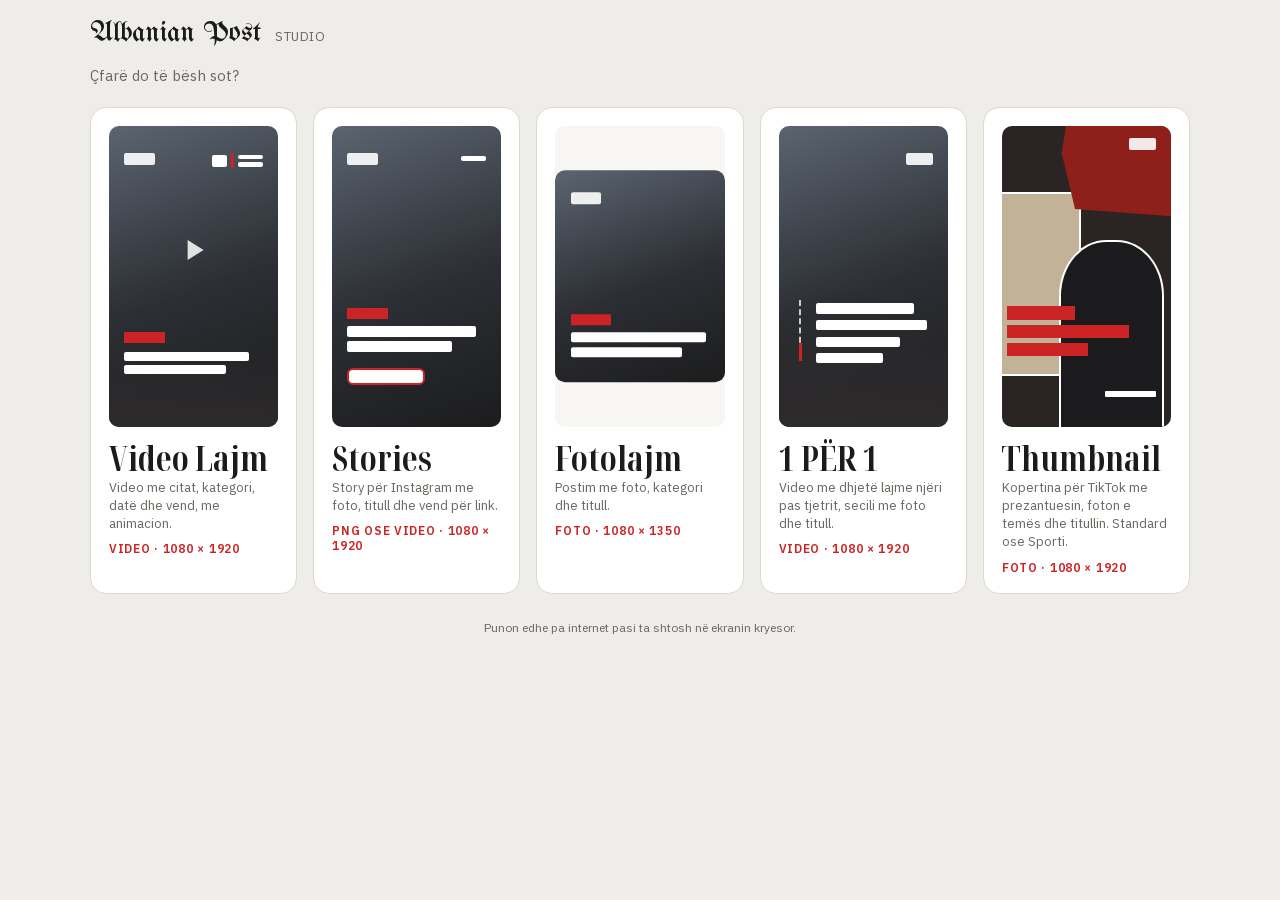
<file: index.html>
<!doctype html>
<html lang="sq">
<meta charset="utf-8">
<meta name="viewport" content="width=device-width, initial-scale=1, viewport-fit=cover">
<title>Albanian Post Studio</title>
<link rel="manifest" href="manifest.webmanifest">
<link rel="apple-touch-icon" href="apple-touch-icon.png">
<meta name="apple-mobile-web-app-title" content="AP Studio">
<meta name="apple-mobile-web-app-capable" content="yes">
<meta name="mobile-web-app-capable" content="yes">
<meta name="theme-color" content="#cc2424">
<link rel="stylesheet" href="fonts.css">
<link rel="stylesheet" href="common.css">
<style>
/* front page: one card per format, each with a small drawing of what it makes */
main{max-width:1100px;margin:0 auto}
.intro{color:var(--muted);font-size:15px;margin:0 0 22px}
.cards{display:grid;grid-template-columns:repeat(5,minmax(0,1fr));gap:16px}
@media (max-width:820px){.cards{grid-template-columns:minmax(0,1fr);gap:12px}}
.card{display:flex;flex-direction:column;gap:14px;background:var(--panel);border:1px solid var(--line);border-radius:16px;padding:18px;
  color:var(--fg);text-decoration:none;transition:border-color .15s,transform .15s}
.card:hover{border-color:var(--red);transform:translateY(-2px)}
.card:focus-visible{outline:2px solid var(--red);outline-offset:3px}
@media (max-width:820px){.card{flex-direction:row;align-items:center;padding:14px}}
.card h2{font-family:var(--display);font-weight:700;font-stretch:62.5%;font-size:34px;line-height:1;margin:0}
.card p{margin:4px 0 0;color:var(--muted);font-size:13px;line-height:1.4}
.card .fmt{font-size:12px;font-weight:600;letter-spacing:.06em;text-transform:uppercase;color:var(--red);margin-top:8px}
@media (max-width:820px){.card h2{font-size:28px}.card .go{margin-left:auto;font-size:22px;color:var(--muted)}}
@media (min-width:821px){.card .go{display:none}}

/* mini mock-ups of each format */
.mock{position:relative;border-radius:10px;overflow:hidden;background:linear-gradient(160deg,#5b6470,#2b2e33 55%,#1c1c1e);flex:none;width:100%}
@media (max-width:820px){.mock{width:74px}}
.mock.v{aspect-ratio:9/16}.mock.f{aspect-ratio:4/5}
.mock.f .in{position:absolute;inset:0}
/* on wide screens the 4:5 drawing sits centred in a 9:16 slot so all the cards line up */
@media (min-width:821px){.mock.f{aspect-ratio:9/16;background:var(--field)}.mock.f .in{inset:auto 0;top:50%;transform:translateY(-50%);aspect-ratio:4/5;border-radius:10px;background:linear-gradient(160deg,#5b6470,#2b2e33 55%,#1c1c1e)}}
.mock i{position:absolute;display:block}
.mock .logo{left:9%;top:9%;width:18%;height:4%;background:#fff;border-radius:2px;opacity:.9}
.mock .tag{left:9%;width:24%;height:3.5%;background:var(--red)}
.mock .ln{left:9%;height:3%;background:#fff;border-radius:2px}
.mock .pnl{left:0;right:0;bottom:0;height:31%;background:linear-gradient(rgba(46,43,44,0),rgba(46,43,44,.97))}
.mock .bar{right:26%;top:9%;width:2%;height:5%;background:var(--red)}
.mock .num{right:30%;top:9.5%;width:9%;height:4%;background:#fff;border-radius:2px}
.mock .dt{right:9%;top:9.5%;width:15%;height:1.6%;background:#fff;border-radius:2px}
.mock .dt.b{top:12%}
.mock .stk{left:9%;width:46%;height:5.5%;bottom:14%;background:#fff;border-radius:6px;border:2px solid var(--red)}
.mock .play{left:50%;top:38%;width:0;height:0;border-left:16px solid rgba(255,255,255,.85);border-top:10px solid transparent;border-bottom:10px solid transparent;transform:translateX(-40%)}
@media (max-width:820px){.mock .play{border-left-width:9px;border-top-width:6px;border-bottom-width:6px}}
.mock.t{background:#2a2523}
.mock .tear{right:0;top:0;width:66%;height:30%;background:#8e1f1a;clip-path:polygon(6% 0,100% 0,100% 100%,14% 92%,8% 60%,2% 30%)}
.mock .paper{left:0;top:22%;width:47%;height:61%;background:#c2b298;border:2px solid #fff;border-left:0}
.mock .who{right:4%;bottom:0;width:62%;height:62%;background:#1b1b1d;border:2px solid #fff;border-bottom:0;border-radius:45% 45% 0 0/30% 30% 0 0}
.mock .box{left:3%;height:4.4%;background:var(--red)}
.mock .nm{right:9%;bottom:10%;width:30%;height:2%;background:#fff;border-radius:1px}
/* 1 për 1: headline beside a thin dashed rule with a red notch */
.mock .side{left:12%;top:58%;height:20%;width:0;border-left:2px dashed rgba(255,255,255,.75)}
.mock .side.r{top:72%;height:6%;border-left:3px solid var(--red)}
.mock .ln.w{left:22%;height:3.4%}
.foot{margin-top:26px;color:var(--muted);font-size:12px;text-align:center}
</style>

<header><span class="mark">Albanian Post</span><span class="sub">Studio</span></header>

<div class="inapp" id="nojs" style="max-width:1100px;margin:0 auto 18px">
  <b>Kjo faqe nuk po punon këtu.</b> Je duke e parë si pamje paraprake (Files, WhatsApp, Mail…).
  Në iPhone hape nga një <b>link</b> (adresë interneti) në <b>Safari</b> ose Chrome.
</div>

<main>
  <p class="intro">Çfarë do të bësh sot?</p>
  <div class="cards">
    <a class="card" href="videolajm.html">
      <div class="mock v" aria-hidden="true"><i class="logo"></i><i class="num"></i><i class="bar"></i><i class="dt"></i><i class="dt b"></i><i class="play"></i>
        <i class="pnl"></i><i class="tag" style="bottom:28%"></i><i class="ln" style="bottom:22%;width:74%"></i><i class="ln" style="bottom:17.5%;width:60%"></i></div>
      <div><h2>Video Lajm</h2><p>Video me citat, kategori, datë dhe vend, me animacion.</p><div class="fmt">Video · 1080 × 1920</div></div>
      <span class="go" aria-hidden="true">›</span>
    </a>
    <a class="card" href="stories.html">
      <div class="mock v" aria-hidden="true"><i class="logo"></i><i class="dt" style="top:10%"></i>
        <i class="tag" style="bottom:36%"></i><i class="ln" style="bottom:30%;width:76%;height:3.6%"></i><i class="ln" style="bottom:25%;width:62%;height:3.6%"></i><i class="stk"></i></div>
      <div><h2>Stories</h2><p>Story për Instagram me foto, titull dhe vend për link.</p><div class="fmt">PNG ose video · 1080 × 1920</div></div>
      <span class="go" aria-hidden="true">›</span>
    </a>
    <a class="card" href="fotolajm.html">
      <div class="mock f" aria-hidden="true"><div class="in"><i class="logo" style="top:10%;height:6%"></i>
        <i class="tag" style="bottom:27%;height:5%"></i><i class="ln" style="bottom:19%;width:80%;height:4.5%"></i><i class="ln" style="bottom:12%;width:66%;height:4.5%"></i></div></div>
      <div><h2>Fotolajm</h2><p>Postim me foto, kategori dhe titull.</p><div class="fmt">Foto · 1080 × 1350</div></div>
      <span class="go" aria-hidden="true">›</span>
    </a>
    <a class="card" href="njeperje.html">
      <div class="mock v" aria-hidden="true"><i class="logo" style="left:auto;right:9%;width:16%"></i><i class="pnl" style="height:45%"></i>
        <i class="side"></i><i class="side r"></i><i class="ln w" style="top:59%;width:58%"></i><i class="ln w" style="top:64.5%;width:66%"></i><i class="ln w" style="top:70%;width:50%"></i><i class="ln w" style="top:75.5%;width:40%"></i></div>
      <div><h2>1 PËR 1</h2><p>Video me dhjetë lajme njëri pas tjetrit, secili me foto dhe titull.</p><div class="fmt">Video · 1080 × 1920</div></div>
      <span class="go" aria-hidden="true">›</span>
    </a>
    <a class="card" href="thumbnail.html">
      <div class="mock v t" aria-hidden="true"><i class="paper"></i><i class="tear"></i><i class="logo" style="left:auto;right:9%;width:16%;top:4%"></i><i class="who"></i>
        <i class="box" style="top:60%;width:40%"></i><i class="box" style="top:66%;width:72%"></i><i class="box" style="top:72%;width:48%"></i><i class="nm"></i></div>
      <div><h2>Thumbnail</h2><p>Kopertina për TikTok me prezantuesin, foton e temës dhe titullin. Standard ose Sporti.</p><div class="fmt">Foto · 1080 × 1920</div></div>
      <span class="go" aria-hidden="true">›</span>
    </a>
  </div>
  <p class="foot">Punon edhe pa internet pasi ta shtosh në ekranin kryesor.</p>
</main>

<script>
document.getElementById("nojs").remove();
/* offline copy of the app (needs https; localhost for testing) */
if("serviceWorker" in navigator&&(location.protocol==="https:"||location.hostname==="localhost"))
  navigator.serviceWorker.register("sw.js").catch(()=>{});
</script>
</file>
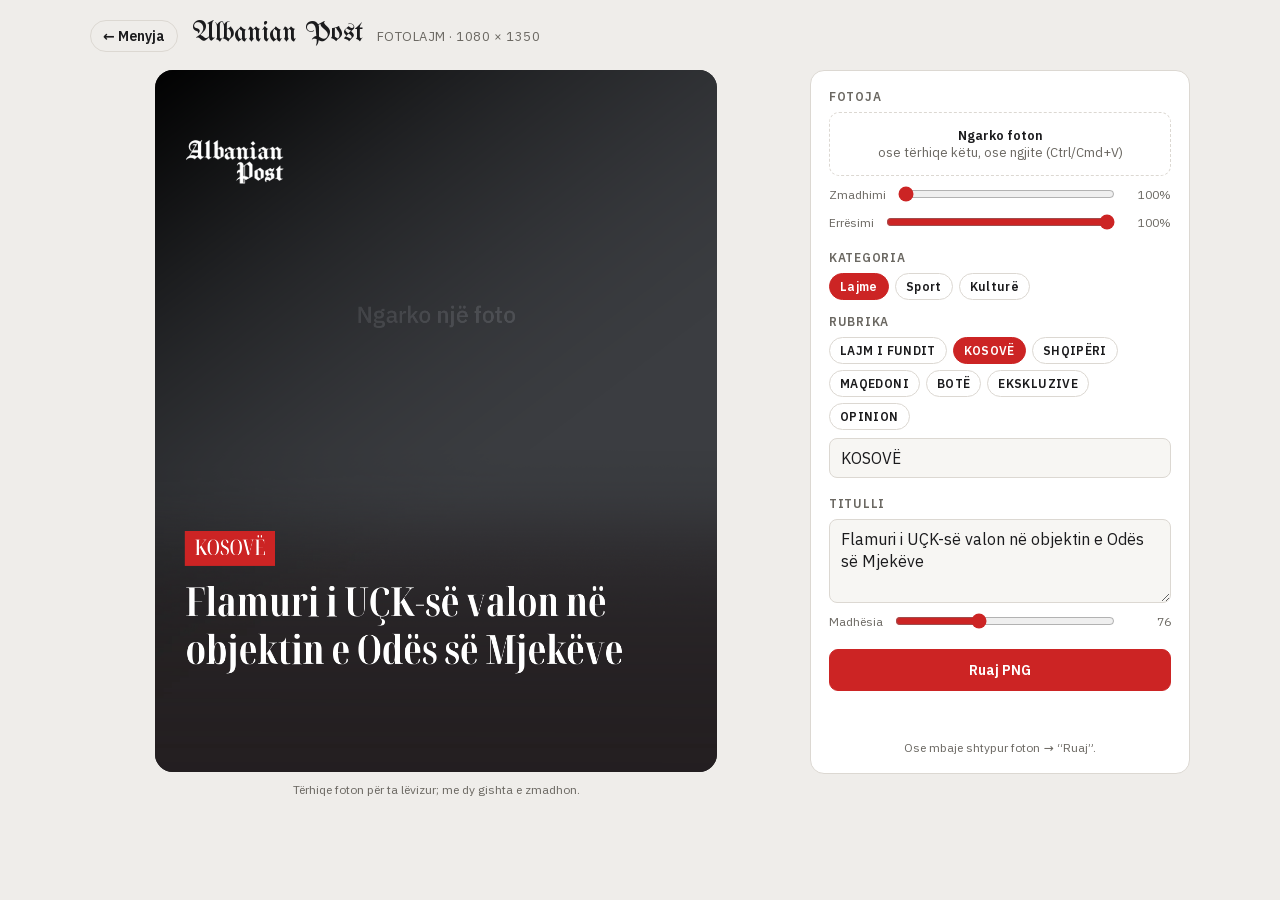
<file: fotolajm.html>
<!doctype html>
<html lang="sq">
<meta charset="utf-8">
<meta name="viewport" content="width=device-width, initial-scale=1, viewport-fit=cover">
<title>Albanian Post Fotolajm</title>
<link rel="manifest" href="manifest.webmanifest">
<link rel="apple-touch-icon" href="apple-touch-icon.png">
<meta name="apple-mobile-web-app-title" content="AP Studio">
<meta name="apple-mobile-web-app-capable" content="yes">
<meta name="mobile-web-app-capable" content="yes">
<meta name="theme-color" content="#cc2424">
<link rel="stylesheet" href="fonts.css">
<link rel="stylesheet" href="common.css">
<style>
/* 4:5 post, same proportions as Kosove.psd */
.frame{aspect-ratio:4/5}
@media (max-width:820px){.frame{height:auto;width:min(100%,460px,calc(58vh*4/5));width:min(100%,460px,calc(58svh*4/5))}}
</style>

<header><a class="back" href="./">← Menyja</a><span class="mark">Albanian Post</span><span class="sub">Fotolajm · 1080 × 1350</span></header>

<div class="inapp" id="nojs" style="max-width:1100px;margin:0 auto 18px">
  <b>Kjo faqe nuk po punon këtu.</b> Je duke e parë si pamje paraprake (Files, WhatsApp, Mail…), ku fotot nuk funksionojnë.
  Në iPhone hape nga një <b>link</b> (adresë interneti) në <b>Safari</b> ose Chrome.
</div>

<div class="app">
  <div class="stage">
    <div class="frame" id="frame">
      <canvas id="cv" width="1080" height="1350" aria-label="Pamja e fotolajmit"></canvas>
    </div>
    <div class="hint">Tërhiqe foton për ta lëvizur; me dy gishta e zmadhon.</div>
  </div>

  <form class="panel" id="form" autocomplete="off">
    <div class="group">
      <span class="lab">Fotoja</span>
      <div class="drop" id="drop" tabindex="0" role="button"><b>Ngarko foton</b><br>ose tërhiqe këtu, ose ngjite (Ctrl/Cmd+V)</div>
      <input type="file" id="file" accept="image/*" hidden>
      <div class="row"><span class="small">Zmadhimi</span><input type="range" id="zoom" min="100" max="300" step="1" value="100"><output id="zoomOut">100%</output></div>
      <div class="row"><span class="small">Errësimi</span><input type="range" id="shade" min="0" max="100" step="1" value="100"><output id="shadeOut">100%</output></div>
    </div>

    <div class="group">
      <span class="lab">Kategoria</span>
      <div class="chips" id="catChips"></div>
      <label for="tag" style="margin-top:6px">Rubrika</label>
      <div class="chips" id="chips"></div>
      <input type="text" id="tag" value="KOSOVË" maxlength="30">
    </div>

    <div class="group">
      <label for="title">Titulli</label>
      <textarea id="title" maxlength="140">Flamuri i UÇK-së valon në objektin e Odës së Mjekëve</textarea>
      <div class="row"><span class="small">Madhësia</span><input type="range" id="size" min="56" max="110" step="1" value="76"><output id="sizeOut">76</output></div>
    </div>

    <div class="inapp" id="inapp" hidden>Je brenda Instagramit ose Facebook-ut, ku skedarët nuk ruhen dot. Hape këtë faqe në Safari ose Chrome (menyja ⋯ → “Hap në shfletues”).</div>
    <div class="btns"><button type="submit" class="btn primary" id="save">Ruaj PNG</button></div>
    <div class="status" id="status" role="status"></div>
    <div class="result" id="result" hidden>
      <img id="resultImg" alt="Fotolajmi i gatshëm" hidden>
      <video id="resultVid" controls muted playsinline loop hidden></video>
      <button type="button" class="btn primary" id="shareBtn" hidden>Ruaj në telefon</button>
      <div class="small" id="resultHint" style="text-align:center">Ose mbaje shtypur foton → “Ruaj”.</div>
    </div>
  </form>
</div>

<script src="common.js"></script>
<script>
/* Kosove.psd rebuilt: photo, the PSD's own dark gradient (Black BG + Gradient Fill), logo, rubrika box, title.
   Positions are the PSD's; the title grows upwards from its last line like the original text box. */
const W=1080,H=1350;
const cv=$("cv"),ctx=cv.getContext("2d");
const S={photo:null,ox:0,oy:0,cat:"lajme"};
const OVERLAY=new Image();OVERLAY.onload=()=>draw();OVERLAY.src="foto-overlay.webp";
const LOGO=new Image();LOGO.onload=()=>draw();LOGO.src="logo.png";

const TITLE_X=59,TITLE_W=962,LAST_BASELINE=1142;      // PSD: baselines 1050 / 1142 at 76 px, 92 px apart
const TAG_H=67,TAG_PAD=19,TAG_GAP=43;                   // PSD: box 57,887 → 243,954; 43 px above the title's caps

function draw(){
  ctx.clearRect(0,0,W,H);
  if(S.photo){
    const r=coverRect(S,S.photo.width,S.photo.height,W,H,+$("zoom").value/100);
    ctx.drawImage(S.photo,r.x,r.y,r.w,r.h);
  }else{
    ctx.fillStyle="#3b3d41";ctx.fillRect(0,0,W,H);
    ctx.fillStyle="#56585d";ctx.font='500 44px "IBM Plex Sans",sans-serif';ctx.textAlign="center";
    ctx.fillText("Ngarko një foto",W/2,H*0.36);ctx.textAlign="left";
  }
  if(OVERLAY.complete&&OVERLAY.naturalWidth){ctx.globalAlpha=+$("shade").value/100;ctx.drawImage(OVERLAY,0,0,W,H);ctx.globalAlpha=1}
  if(LOGO.complete&&LOGO.naturalWidth)ctx.drawImage(LOGO,59,134,188,85);

  const size=+$("size").value,lead=size*92/76;
  ctx.font=`700 ${size}px "Noto Serif Display",Georgia,serif`;ctx.fillStyle="#fff";ctx.textBaseline="alphabetic";
  const lines=wrapText(ctx,$("title").value,TITLE_W);
  const first=LAST_BASELINE-(lines.length-1)*lead;
  lines.forEach((l,i)=>ctx.fillText(l,TITLE_X,first+i*lead));

  const tag=$("tag").value.trim().toUpperCase();
  if(tag){
    const capTop=first-size*0.70,bottom=lines.length?capTop-TAG_GAP:LAST_BASELINE;
    ctx.font='500 42px "Noto Serif Display",Georgia,serif';
    const tw=ctx.measureText(tag).width;
    ctx.fillStyle=S.color||CATS[S.cat].color;ctx.fillRect(57,bottom-TAG_H,tw+TAG_PAD*2,TAG_H);
    ctx.fillStyle=CATS[S.cat].ink;ctx.fillText(tag,57+TAG_PAD,bottom-21);
  }
}

function sync(){
  $("zoomOut").textContent=$("zoom").value+"%";
  $("shadeOut").textContent=$("shade").value+"%";
  $("sizeOut").textContent=$("size").value;
  paintCats(S,$("catChips"),$("chips"),$("tag"));
  draw();
  store("ap-foto-draft",JSON.stringify({cat:S.cat,tag:$("tag").value,title:$("title").value,size:$("size").value,shade:$("shade").value}));
}

function setPhoto(file){
  if(!file||!file.type.startsWith("image/"))return;
  const url=URL.createObjectURL(file),i=new Image();
  i.onload=()=>{S.photo=i;S.ox=0;S.oy=0;$("zoom").value=100;$("result").hidden=true;$("frame").classList.add("has-photo");sync()};
  i.src=url;
}
$("drop").onclick=()=>$("file").click();
$("drop").onkeydown=e=>{if(e.key==="Enter"||e.key===" "){e.preventDefault();$("file").click()}};
$("file").onchange=e=>setPhoto(e.target.files[0]);
["dragover","drop"].forEach(ev=>document.addEventListener(ev,e=>{e.preventDefault();if(ev==="drop")setPhoto(e.dataTransfer.files[0])}));
document.addEventListener("paste",e=>{const f=[...(e.clipboardData?.files||[])][0];if(f)setPhoto(f)});
setupFraming(cv,S,W,$("zoom"),()=>!!S.photo,draw);

$("form").addEventListener("input",sync);
$("form").addEventListener("change",sync);
$("form").addEventListener("submit",async e=>{
  e.preventDefault();
  $("status").textContent="Duke përgatitur…";
  const blob=await new Promise(r=>cv.toBlob(r,"image/png"));
  await saveFile(blob,"png","albanianpost-foto-"+slugOf($("title").value));
});

(function init(){
  try{const d=JSON.parse(load("ap-foto-draft")||"null");if(d){if(CATS[d.cat])S.cat=d.cat;$("tag").value=d.tag??"KOSOVË";$("title").value=d.title??"";$("size").value=d.size??76;$("shade").value=d.shade??100}}catch(e){}
  setupCats(S,$("catChips"),$("chips"),$("tag"),sync);
  sync();
  Promise.all([
    document.fonts.load('700 76px "Noto Serif Display"',"ËÇë"),
    document.fonts.load('500 42px "Noto Serif Display"',"KOSOVË"),
    document.fonts.load('500 44px "IBM Plex Sans"',"Ngarko")
  ]).catch(()=>{}).then(draw);
  document.fonts.ready.then(draw);
  scriptsRunning();
})();
</script>
</file>
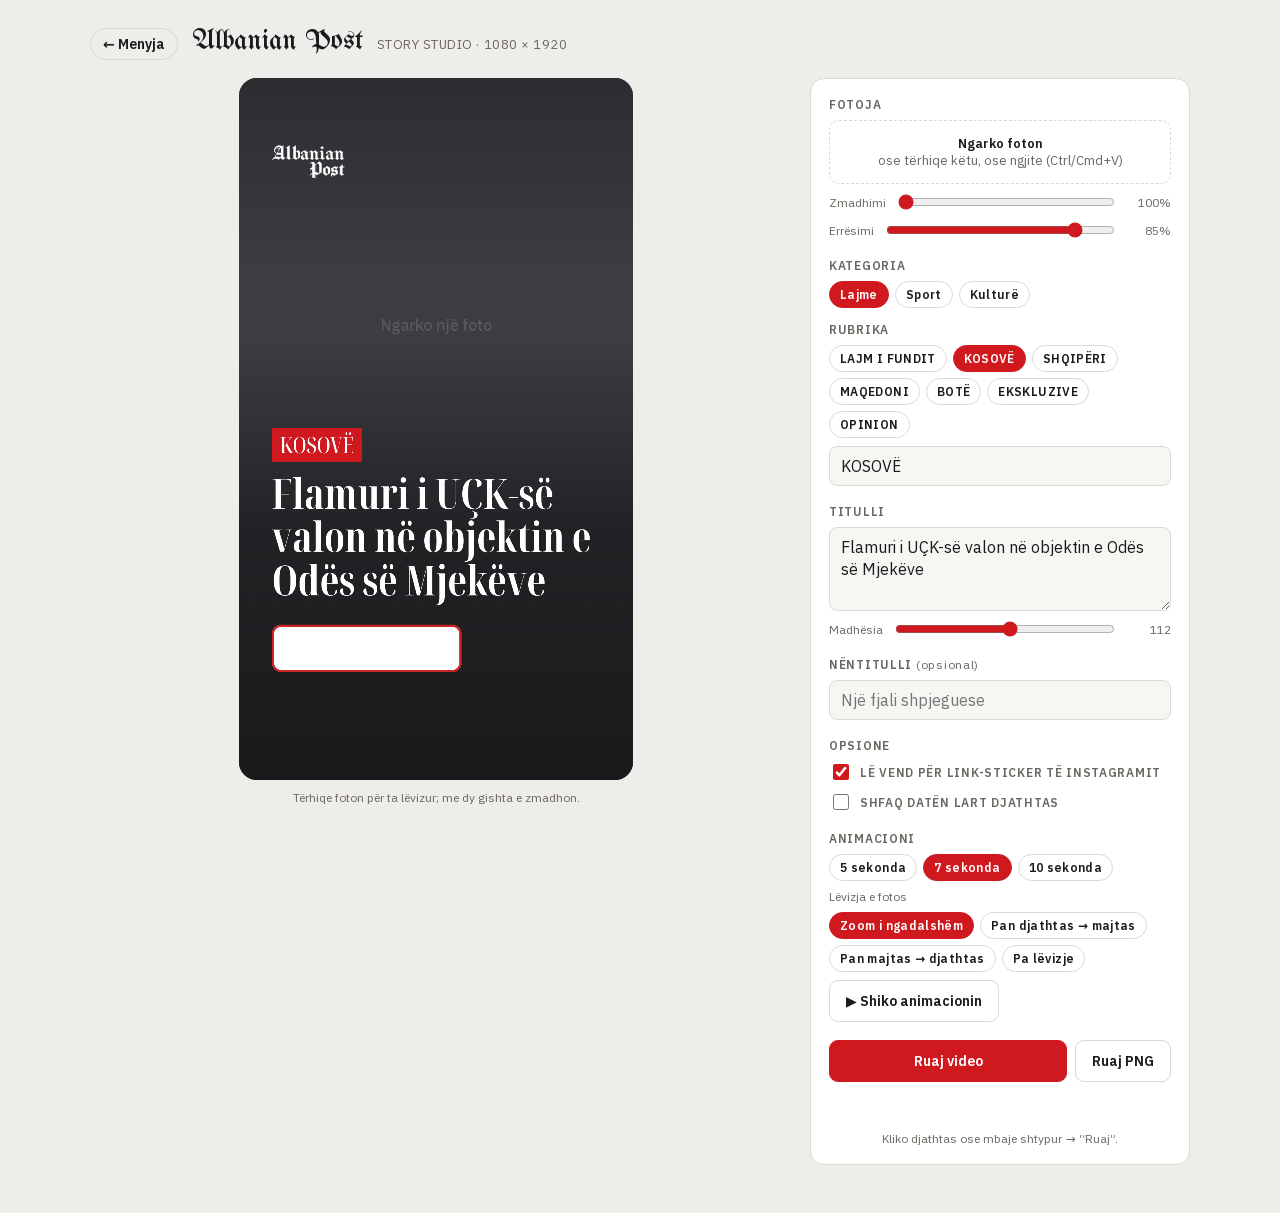
<file: stories.html>
<!doctype html>
<html lang="sq">
<meta charset="utf-8">
<meta name="viewport" content="width=device-width, initial-scale=1, viewport-fit=cover">
<title>Albanian Post Story Studio</title>
<!-- installable as an iPhone / Android home-screen app that works offline -->
<link rel="manifest" href="manifest.webmanifest">
<link rel="apple-touch-icon" href="apple-touch-icon.png">
<meta name="apple-mobile-web-app-title" content="AP Studio">
<meta name="apple-mobile-web-app-capable" content="yes">
<meta name="mobile-web-app-capable" content="yes">
<meta name="theme-color" content="#d0181f">
<link rel="stylesheet" href="fonts.css">
<style>
/* Layout: phone-shaped live preview on the left, one column of controls on the right; stacks on narrow screens */
:root{
  --bg:#efedea;--panel:#ffffff;--fg:#1b1b1d;--muted:#6b6862;--line:#dcd8d2;--field:#f7f6f3;
  --red:#d0181f;--red-ink:#ffffff;
  --ui:"IBM Plex Sans",system-ui,-apple-system,sans-serif;
  --display:"Noto Serif Display",Georgia,serif;
}
@media (prefers-color-scheme:dark){:root:not([data-theme="light"]){
  --bg:#141415;--panel:#1e1e20;--fg:#eeece8;--muted:#a19d96;--line:#343437;--field:#262628;color-scheme:dark}}
:root[data-theme="dark"]{--bg:#141415;--panel:#1e1e20;--fg:#eeece8;--muted:#a19d96;--line:#343437;--field:#262628;color-scheme:dark}
*{box-sizing:border-box}
body{background:var(--bg);color:var(--fg);font-family:var(--ui);font-size:14px;
  padding-left:max(16px,env(safe-area-inset-left,0px));padding-right:max(16px,env(safe-area-inset-right,0px));padding-top:max(20px,env(safe-area-inset-top,0px));padding-bottom:max(40px,env(safe-area-inset-bottom,0px))}
.app{max-width:1100px;margin:0 auto;display:grid;grid-template-columns:minmax(0,1fr) 380px;gap:28px;align-items:start}
@media (max-width:820px){.app{grid-template-columns:minmax(0,1fr)}}
header{max-width:1100px;margin:0 auto 18px;display:flex;align-items:baseline;gap:14px;flex-wrap:wrap}
header .mark{font-family:"UnifrakturMaguntia",serif;font-size:28px;line-height:1}
header .sub{color:var(--muted);font-size:13px;letter-spacing:.04em;text-transform:uppercase}
.stage{display:flex;flex-direction:column;align-items:center;gap:10px;position:sticky;top:calc(env(safe-area-inset-top,0px) + 16px)}
@media (max-width:820px){.stage{position:static}}
.frame{position:relative;height:min(78vh,860px);aspect-ratio:9/16;max-width:100%;border-radius:18px;overflow:hidden;background:#2a2b2e;touch-action:pan-y}
/* the page only stops scrolling under a finger once there is a photo to drag */
.frame.has-photo{touch-action:none}
/* on phones the preview stays short enough to leave room around it for scrolling to the controls */
@media (max-width:820px){.frame{height:auto;width:min(100%,420px,calc(62vh*9/16));width:min(100%,420px,calc(62svh*9/16))}}
.frame canvas{width:100%;height:100%;display:block;cursor:grab}
.frame canvas.drag{cursor:grabbing}
.guides{position:absolute;inset:0;pointer-events:none}
.guides i{position:absolute;left:0;right:0;background:repeating-linear-gradient(135deg,rgba(255,255,255,.10) 0 6px,transparent 6px 12px);border:1px dashed rgba(255,255,255,.35)}
.guides span{position:absolute;left:8px;font-size:11px;color:rgba(255,255,255,.7);font-family:var(--ui)}
.hint{color:var(--muted);font-size:12px;text-align:center}
.panel{background:var(--panel);border:1px solid var(--line);border-radius:14px;padding:18px;display:flex;flex-direction:column;gap:18px}
.group{display:flex;flex-direction:column;gap:8px}
.group>label,.lab{font-size:12px;font-weight:600;letter-spacing:.06em;text-transform:uppercase;color:var(--muted)}
input[type=text],textarea{width:100%;font:inherit;font-size:16px;color:var(--fg);background:var(--field);border:1px solid var(--line);border-radius:8px;padding:9px 11px}
textarea{resize:vertical;min-height:84px;line-height:1.35}
input:focus-visible,textarea:focus-visible,button:focus-visible,.drop:focus-visible{outline:2px solid var(--red);outline-offset:2px}
.chips{display:flex;flex-wrap:wrap;gap:6px}
.chip{font:inherit;font-size:12px;font-weight:600;letter-spacing:.03em;border:1px solid var(--line);background:transparent;color:var(--fg);border-radius:999px;padding:5px 10px;cursor:pointer}
.chip[aria-pressed=true]{background:var(--red);border-color:var(--red);color:var(--red-ink)}
.drop{border:1.5px dashed var(--line);border-radius:10px;padding:14px;text-align:center;color:var(--muted);cursor:pointer;font-size:13px}
.drop b{color:var(--fg);font-weight:600}
.row{display:flex;align-items:center;gap:10px}
.row input[type=range]{flex:1;accent-color:var(--red)}
.row output{min-width:44px;text-align:right;font-variant-numeric:tabular-nums;color:var(--muted);font-size:12px}
.toggle{display:flex;align-items:center;gap:8px;font-size:14px;cursor:pointer}
.toggle input{accent-color:var(--red);width:16px;height:16px}
.btns{display:flex;gap:8px;flex-wrap:wrap}
.btn{font:inherit;font-weight:600;border-radius:9px;padding:11px 16px;cursor:pointer;border:1px solid var(--line);background:transparent;color:var(--fg)}
.btn.primary{background:var(--red);border-color:var(--red);color:var(--red-ink);flex:1}
.small{font-size:12px;color:var(--muted)}
.linkbtn{font:inherit;font-size:12px;background:none;border:0;color:var(--muted);text-decoration:underline;cursor:pointer;padding:0}
.result{display:flex;flex-direction:column;gap:8px;align-items:center}
.result img{width:180px;border-radius:10px;border:1px solid var(--line)}
.status{font-size:13px;min-height:1em}
.back{font-size:14px;font-weight:600;color:var(--fg);text-decoration:none;border:1px solid var(--line);border-radius:999px;padding:6px 12px;align-self:center}
.inapp{font-size:13px;border:1px solid var(--red);border-radius:9px;padding:10px 12px}
/* finger-sized targets on touch screens */
@media (pointer:coarse){
  .chip{padding:10px 14px;font-size:13px}
  .toggle{min-height:40px}.toggle input{width:22px;height:22px}
  .row input[type=range]{height:32px}
}
@media (prefers-reduced-motion:reduce){*{transition:none!important}}
</style>

<header><a class="back" href="./">← Menyja</a><span class="mark">Albanian Post</span><span class="sub">Story Studio · 1080 × 1920</span></header>

<!-- shown until the script starts: file previews (Files, AirDrop, WhatsApp, Mail) don't run JavaScript -->
<div class="inapp" id="nojs" style="max-width:1100px;margin:0 auto 18px">
  <b>Kjo faqe nuk po punon këtu.</b> Je duke e parë si pamje paraprake (Files, WhatsApp, Mail…), ku fotot dhe pamja e story-t nuk funksionojnë.
  Në iPhone hape nga një <b>link</b> (adresë interneti) në <b>Safari</b> ose Chrome.
</div>

<div class="app">
  <div class="stage">
    <div class="frame" id="frame">
      <canvas id="cv" width="1080" height="1920" aria-label="Pamja e story-t"></canvas>
    </div>
    <div class="hint">Tërhiqe foton për ta lëvizur; me dy gishta e zmadhon.</div>
  </div>

  <form class="panel" id="form" autocomplete="off">
    <div class="group">
      <span class="lab">Fotoja</span>
      <div class="drop" id="drop" tabindex="0" role="button"><b>Ngarko foton</b><br>ose tërhiqe këtu, ose ngjite (Ctrl/Cmd+V)</div>
      <input type="file" id="file" accept="image/*" hidden>
      <div class="row"><span class="small">Zmadhimi</span><input type="range" id="zoom" min="100" max="300" step="1" value="100"><output id="zoomOut">100%</output></div>
      <div class="row"><span class="small">Errësimi</span><input type="range" id="shade" min="0" max="100" step="1" value="85"><output id="shadeOut">85%</output></div>
    </div>

    <div class="group">
      <span class="lab">Kategoria</span>
      <div class="chips" id="catChips"></div>
      <label for="tag" style="margin-top:6px">Rubrika</label>
      <div class="chips" id="chips"></div>
      <input type="text" id="tag" value="KOSOVË" maxlength="30">
    </div>

    <div class="group">
      <label for="title">Titulli</label>
      <textarea id="title" maxlength="140">Flamuri i UÇK-së valon në objektin e Odës së Mjekëve</textarea>
      <div class="row"><span class="small">Madhësia</span><input type="range" id="size" min="70" max="150" step="1" value="112"><output id="sizeOut">112</output></div>
    </div>

    <div class="group">
      <label for="sub">Nëntitulli <span style="text-transform:none;font-weight:400">(opsional)</span></label>
      <input type="text" id="sub" value="" maxlength="120" placeholder="Një fjali shpjeguese">
    </div>

    <div class="group">
      <span class="lab">Opsione</span>
      <label class="toggle"><input type="checkbox" id="cta" checked> Lë vend për link-sticker të Instagramit</label>
      <label class="toggle"><input type="checkbox" id="dateOn"> Shfaq datën lart djathtas</label>
      <input type="text" id="date" maxlength="40" aria-label="Data" hidden>
    </div>

    <div class="group">
      <span class="lab">Animacioni</span>
      <div class="chips" id="durChips"></div>
      <span class="small">Lëvizja e fotos</span>
      <div class="chips" id="motionChips"></div>
      <div class="small" id="panHint" hidden>Fotoja është në skaj nga ana ku lëviz. Tërhiqe pak në anën tjetër që pan-i të ketë vend.</div>
      <div class="btns"><button type="button" class="btn" id="play">▶ Shiko animacionin</button></div>
    </div>

    <div class="inapp" id="inapp" hidden>Je brenda Instagramit ose Facebook-ut, ku skedarët nuk ruhen dot. Hape këtë faqe në Safari ose Chrome (menyja ⋯ → “Hap në shfletues”).</div>
    <div class="btns"><button type="button" class="btn primary" id="saveVid">Ruaj video</button><button type="submit" class="btn" id="save">Ruaj PNG</button></div>
    <div class="status" id="status" role="status"></div>
    <div class="result" id="result" hidden>
      <img id="resultImg" alt="Story i gatshëm" hidden>
      <video id="resultVid" controls muted playsinline loop hidden style="width:180px;border-radius:10px;border:1px solid var(--line)"></video>
      <button type="button" class="btn primary" id="shareBtn" hidden>Ruaj në telefon</button>
      <div class="small" id="resultHint" style="text-align:center">Kliko djathtas ose mbaje shtypur → “Ruaj”.</div>
    </div>
  </form>
</div>

<script>
const W=1080,H=1920;
const $=id=>document.getElementById(id);
/* iOS 15 and older have no roundRect on canvas */
if(!CanvasRenderingContext2D.prototype.roundRect)CanvasRenderingContext2D.prototype.roundRect=function(x,y,w,h,r){
  r=Math.min(+r||0,w/2,h/2);this.moveTo(x+r,y);this.arcTo(x+w,y,x+w,y+h,r);this.arcTo(x+w,y+h,x,y+h,r);
  this.arcTo(x,y+h,x,y,r);this.arcTo(x,y,x+w,y,r);this.closePath()};
const PHONE=matchMedia("(pointer:coarse)").matches;
/* Instagram / Facebook / TikTok in-app browsers can't save files */
const INAPP=/Instagram|FBAN|FBAV|FB_IAB|TikTok|musical_ly|Line\//i.test(navigator.userAgent);
const cv=$("cv"),ctx=cv.getContext("2d");
const S={photo:null,logo:null,ox:0,oy:0};
/* each category owns one colour: tag box, CTA underline. ink = text colour on the box */
const CATS={
  lajme:{name:"Lajme",color:"#d0181f",ink:"#ffffff",outline:"#CC2424",subs:["LAJM I FUNDIT","KOSOVË","SHQIPËRI","MAQEDONI","BOTË","EKSKLUZIVE","OPINION"]},
  sport:{name:"Sport",color:"#fadb3c",ink:"#ffffff",subs:["SPORT"]},
  kulture:{name:"Kulturë",color:"#328dd1",ink:"#ffffff",subs:["KULTURË"]}
};
S.cat="lajme";
const cat=()=>CATS[S.cat];

function store(k,v){try{v==null?localStorage.removeItem(k):localStorage.setItem(k,v)}catch(e){}}
function load(k){try{return localStorage.getItem(k)}catch(e){return null}}

const chips=$("chips"),catChips=$("catChips");
function renderSubs(){
  chips.innerHTML="";
  cat().subs.forEach(t=>{const b=document.createElement("button");b.type="button";b.className="chip";b.textContent=t;
    b.onclick=()=>{$("tag").value=t;sync()};chips.appendChild(b)});
}
Object.entries(CATS).forEach(([k,c])=>{const b=document.createElement("button");b.type="button";b.className="chip";b.textContent=c.name;b.dataset.k=k;
  b.onclick=()=>{S.cat=k;renderSubs();$("tag").value=c.subs[0];sync()};catChips.appendChild(b)});

function wrap(text,maxW){
  const out=[];
  text.split(/\n/).forEach(par=>{
    const words=par.trim().split(/\s+/).filter(Boolean);let line="";
    words.forEach(w=>{const t=line?line+" "+w:w;
      if(ctx.measureText(t).width>maxW&&line){out.push(line);line=w}else line=t});
    if(line)out.push(line);
  });
  return out;
}

const DURS=[5,7,10];S.dur=7;
const clamp=v=>Math.max(0,Math.min(1,v));
/* quint ease-out for entrances, sine in-out for the photo zoom */
const ease=v=>1-Math.pow(1-clamp(v),5);
const inout=v=>(1-Math.cos(Math.PI*clamp(v)))/2;
const prog=(t,start,len)=>t===Infinity?1:ease((t-start)/len);

function drawPhoto(t){
  if(!S.photo){
    ctx.fillStyle="#3b3d41";ctx.fillRect(0,0,W,H);
    ctx.fillStyle="#56585d";ctx.font='500 44px "IBM Plex Sans",sans-serif';ctx.textAlign="center";
    ctx.fillText("Ngarko një foto",W/2,H*0.36);ctx.textAlign="left";return;
  }
  const anim=t!==Infinity,m=S.motion,q=anim?inout(t/S.dur):0;
  /* every movement starts exactly at the framing the user set by hand */
  const kb=(anim&&m==="zoom")?0.08*q:0;
  const img=S.photo;
  let base=Math.max(W/img.width,H/img.height)*(+$("zoom").value/100)*(1+kb);
  /* pans need spare width on both sides: scale up just enough that the photo never leaves the frame */
  const PAN=220;
  if(m==="rl"||m==="lr")base=Math.max(base,(W+2*PAN)/img.width);
  const dw=img.width*base,dh=img.height*base;
  const maxX=(dw-W)/2,maxY=(dh-H)/2;
  S.ox=Math.max(-maxX,Math.min(maxX,S.ox));S.oy=Math.max(-maxY,Math.min(maxY,S.oy));
  let x=S.ox;
  if(m==="rl"||m==="lr"){
    const dir=m==="rl"?1:-1;
    const from=S.ox,to=Math.max(-maxX,Math.min(maxX,S.ox-dir*PAN));
    if(!anim)$("panHint").hidden=Math.abs(to-from)>=60;
    x=from+(to-from)*q;
  }
  if(!anim&&m!=="rl"&&m!=="lr")$("panHint").hidden=true;
  ctx.drawImage(img,(W-dw)/2+x,(H-dh)/2+S.oy,dw,dh);
}

const LOGO=new Image();LOGO.onload=()=>{if(!busy)draw()};LOGO.src="[data-uri]";
/* official white logo, scaled up 1.4x in the top-left corner */
const DAYS=["E DIEL","E HËNË","E MARTË","E MËRKURË","E ENJTE","E PREMTE","E SHTUNË"];
const MONTHS=["JANAR","SHKURT","MARS","PRILL","MAJ","QERSHOR","KORRIK","GUSHT","SHTATOR","TETOR","NËNTOR","DHJETOR"];
function today(){const d=new Date();return `${DAYS[d.getDay()]} · ${d.getDate()} ${MONTHS[d.getMonth()]} ${d.getFullYear()}`}

/* date top-right, aligned with the logo: letters type in, then a category-coloured line draws in from the right */
function drawDate(t){
  const txt=$("date").value.trim().toUpperCase();
  if(!$("dateOn").checked||!txt)return;
  ctx.font='600 34px "IBM Plex Sans",sans-serif';ctx.textBaseline="alphabetic";
  const full=ctx.measureText(txt).width,R=W-90,x=R-full,y=238;
  const pw=prog(t,0.35,1.1);
  ctx.fillStyle="#fff";ctx.globalAlpha=1;
  ctx.save();ctx.beginPath();ctx.rect(x-4,y-44,(full+8)*pw,64);ctx.clip();
  ctx.globalAlpha=pw;ctx.fillText(txt,x+(1-pw)*30,y);ctx.restore();ctx.globalAlpha=1;
  const p=prog(t,0.9,1.0);
  ctx.fillStyle=cat().color;ctx.fillRect(R-full*p,y+16,full*p,4);
}

function drawLogo(){
  if(!(LOGO.complete&&LOGO.naturalWidth))return;
  const k=1.4;ctx.imageSmoothingEnabled=true;ctx.imageSmoothingQuality="high";
  ctx.drawImage(LOGO,84,180,LOGO.naturalWidth*k,LOGO.naturalHeight*k);
}

/* t = seconds into the animation; Infinity = finished frame (PNG and editing) */
function draw(t=Infinity){
  ctx.clearRect(0,0,W,H);
  ctx.globalAlpha=1;
  drawPhoto(t);
  const sh=(+$("shade").value/100)*(0.35+0.65*prog(t,0,1.4));
  const g=ctx.createLinearGradient(0,H*0.38,0,H);
  g.addColorStop(0,"rgba(20,20,22,0)");g.addColorStop(0.42,`rgba(20,20,22,${0.75*sh})`);g.addColorStop(1,`rgba(20,20,22,${sh})`);
  ctx.fillStyle=g;ctx.fillRect(0,H*0.38,W,H*0.62);
  const tg=ctx.createLinearGradient(0,0,0,520);
  tg.addColorStop(0,`rgba(20,20,22,${0.45*sh})`);tg.addColorStop(1,"rgba(20,20,22,0)");
  ctx.fillStyle=tg;ctx.fillRect(0,0,W,520);
  ctx.globalAlpha=prog(t,0.1,1.2);
  drawLogo();
  ctx.globalAlpha=1;
  drawDate(t);

  const X=90,maxW=W-180,size=+$("size").value,lh=size*1.06;
  ctx.font=`700 ${size}px "Noto Serif Display",Georgia,serif`;
  const lines=wrap($("title").value,maxW);
  const sub=$("sub").value.trim(),cta=$("cta").checked;
  ctx.font='400 44px "IBM Plex Sans",sans-serif';
  const subLines=sub?wrap(sub,maxW):[];

  /* timeline: tag 0.3s, headline lines from 0.7s, subtitle and CTA after */
  const lineStart=i=>0.75+i*0.12;
  const subStart=lineStart(lines.length)+0.2;

  let y=H-330;
  if(cta){
    /* solid placeholder for the Instagram link sticker, visible from the first frame and in every export */
    const bw=520,bh=130,by=y-95;
    ctx.fillStyle="#ffffff";ctx.beginPath();ctx.roundRect(X,by,bw,bh,26);ctx.fill();
    ctx.strokeStyle=cat().outline||cat().color;ctx.lineWidth=6;ctx.beginPath();ctx.roundRect(X+3,by+3,bw-6,bh-6,23);ctx.stroke();
    y-=175;
  }
  if(subLines.length){
    const p=prog(t,subStart,1.0);
    ctx.font='400 44px "IBM Plex Sans",sans-serif';ctx.fillStyle="rgba(255,255,255,.82)";
    ctx.globalAlpha=p;
    for(let i=subLines.length-1;i>=0;i--){ctx.fillText(subLines[i],X,y+(1-p)*24);y-=60}
    ctx.globalAlpha=1;
    y-=34;
  }
  ctx.font=`700 ${size}px "Noto Serif Display",Georgia,serif`;ctx.fillStyle="#fff";
  for(let i=lines.length-1;i>=0;i--){
    const p=prog(t,lineStart(i),1.1);
    ctx.globalAlpha=p;ctx.fillText(lines[i],X,y+(1-p)*size*0.35);
    y-=lh;
  }
  ctx.globalAlpha=1;
  const tag=$("tag").value.trim().toUpperCase();
  if(tag){
    ctx.font='500 62px "Noto Serif Display",Georgia,serif';
    const tw=ctx.measureText(tag).width,th=92,ty=y+lh-size*0.82-th-36;
    const pb=prog(t,0.25,0.9),pt=prog(t,0.5,0.8);
    ctx.fillStyle=cat().color;ctx.fillRect(X,ty,(tw+44)*pb,th);
    ctx.save();ctx.beginPath();ctx.rect(X,ty,(tw+44)*pb,th);ctx.clip();
    ctx.globalAlpha=pt;ctx.fillStyle=cat().ink;ctx.fillText(tag,X+22,ty+th-24);
    ctx.restore();
  }
}

/* plays the animation on the canvas; resolves when done */
let anim=null;
function play(){
  if(anim)cancelAnimationFrame(anim.raf);
  return new Promise(res=>{
    const t0=performance.now();
    const step=now=>{
      const t=(now-t0)/1000;
      draw(Math.min(t,S.dur));
      if(t<S.dur)anim.raf=requestAnimationFrame(step);else{anim=null;res()}
    };
    anim={raf:requestAnimationFrame(step)};
  });
}

function pickType(){
  const types=["video/mp4;codecs=avc1.42E01F","video/mp4;codecs=avc1","video/mp4","video/webm;codecs=vp9","video/webm"];
  return types.find(m=>window.MediaRecorder&&MediaRecorder.isTypeSupported(m));
}

async function recordVideo(){
  S.exporting=true;
  try{return await recordVideoInner()}finally{S.exporting=false}
}
async function recordVideoInner(){
  const type=pickType();
  if(!type||!cv.captureStream)throw new Error("unsupported");
  /* phones record live from the screen: 30 fps keeps up, the screen stays awake, and leaving the page aborts */
  const stream=cv.captureStream(PHONE?30:60);
  const rec=new MediaRecorder(stream,{mimeType:type,videoBitsPerSecond:10_000_000});
  const chunks=[];rec.ondataavailable=e=>{if(e.data.size)chunks.push(e.data)};
  const done=new Promise(r=>rec.onstop=r);
  let lock=null,left=false;
  try{lock=await navigator.wakeLock?.request("screen")}catch(e){}
  const onVis=()=>{if(document.hidden)left=true};
  document.addEventListener("visibilitychange",onVis);
  try{
    draw(0);
    rec.start(250);
    await play();
    await new Promise(r=>setTimeout(r,300));
    rec.stop();await done;
  }finally{
    stream.getTracks().forEach(tr=>tr.stop());
    document.removeEventListener("visibilitychange",onVis);
    lock?.release().catch(()=>{});
  }
  if(left)throw new Error("left");
  return {blob:new Blob(chunks,{type:type.split(";")[0]}),ext:type.startsWith("video/mp4")?"mp4":"webm"};
}

function sync(){
  $("zoomOut").textContent=$("zoom").value+"%";
  $("shadeOut").textContent=$("shade").value+"%";
  $("sizeOut").textContent=$("size").value;
  const cur=$("tag").value.trim().toUpperCase();
  [...chips.children].forEach(c=>c.setAttribute("aria-pressed",c.textContent===cur));
  document.documentElement.style.setProperty("--red",cat().color);
  document.documentElement.style.setProperty("--red-ink",cat().ink);
  [...catChips.children].forEach(c=>{const on=c.dataset.k===S.cat,col=CATS[c.dataset.k];c.setAttribute("aria-pressed",on);
    c.style.background=on?col.color:"";c.style.borderColor=on?col.color:"";c.style.color=on?col.ink:""});
  [...$("durChips").children].forEach(c=>c.setAttribute("aria-pressed",+c.dataset.d===S.dur));
  [...$("motionChips").children].forEach(c=>c.setAttribute("aria-pressed",c.dataset.m===S.motion));
  if(!busy)draw();
  store("aps-draft",JSON.stringify({cat:S.cat,tag:$("tag").value,title:$("title").value,sub:$("sub").value,size:$("size").value,shade:$("shade").value,cta:$("cta").checked}));
}

function readImage(file,cb){
  if(!file||!file.type.startsWith("image/"))return;
  const r=new FileReader();r.onload=()=>{const i=new Image();i.onload=()=>cb(i,r.result);i.src=r.result};r.readAsDataURL(file);
}
function setPhoto(file){readImage(file,i=>{S.photo=i;S.ox=0;S.oy=0;$("zoom").value=100;$("result").hidden=true;$("frame").classList.add("has-photo");sync()})}

$("drop").onclick=()=>$("file").click();
$("drop").onkeydown=e=>{if(e.key==="Enter"||e.key===" "){e.preventDefault();$("file").click()}};
$("file").onchange=e=>setPhoto(e.target.files[0]);
["dragover","drop"].forEach(ev=>document.addEventListener(ev,e=>{e.preventDefault();if(ev==="drop")setPhoto(e.dataTransfer.files[0])}));
document.addEventListener("paste",e=>{const f=[...(e.clipboardData?.files||[])][0];if(f)setPhoto(f)});


/* one finger (or the mouse) drags the photo, two fingers pinch the zoom slider */
let drag=null,pinch=null;const pts=new Map();
const gap=()=>{const [a,b]=[...pts.values()];return Math.hypot(a.x-b.x,a.y-b.y)||1};
cv.addEventListener("pointerdown",e=>{
  if(!S.photo||busy)return;
  cv.setPointerCapture(e.pointerId);pts.set(e.pointerId,{x:e.clientX,y:e.clientY});
  if(pts.size===2){drag=null;pinch={d:gap(),z:+$("zoom").value}}
  else if(pts.size===1){drag={x:e.clientX,y:e.clientY,ox:S.ox,oy:S.oy};cv.classList.add("drag")}
});
cv.addEventListener("pointermove",e=>{
  if(!pts.has(e.pointerId))return;
  pts.set(e.pointerId,{x:e.clientX,y:e.clientY});
  if(pinch&&pts.size>=2){$("zoom").value=Math.round(Math.max(100,Math.min(300,pinch.z*gap()/pinch.d)));sync();return}
  if(!drag)return;
  const k=W/cv.getBoundingClientRect().width;S.ox=drag.ox+(e.clientX-drag.x)*k;S.oy=drag.oy+(e.clientY-drag.y)*k;draw();
});
/* pointercancel too: iOS cancels touches on system gestures, which used to leave the photo stuck to the finger */
const endPtr=e=>{pts.delete(e.pointerId);if(pts.size<2)pinch=null;if(!pts.size){drag=null;cv.classList.remove("drag")}};
cv.addEventListener("pointerup",endPtr);cv.addEventListener("pointercancel",endPtr);

$("form").addEventListener("input",sync);
$("form").addEventListener("change",sync);

const MOTIONS=[["zoom","Zoom i ngadalshëm"],["rl","Pan djathtas → majtas"],["lr","Pan majtas → djathtas"],["none","Pa lëvizje"]];
S.motion="zoom";
MOTIONS.forEach(([k,label])=>{const b=document.createElement("button");b.type="button";b.className="chip";b.textContent=label;b.dataset.m=k;
  b.onclick=()=>{S.motion=k;sync()};$("motionChips").appendChild(b)});
const durChips=$("durChips");
DURS.forEach(d=>{const b=document.createElement("button");b.type="button";b.className="chip";b.textContent=d+" sekonda";
  b.onclick=()=>{S.dur=d;sync()};b.dataset.d=d;durChips.appendChild(b)});

let busy=false;
$("play").onclick=async()=>{if(busy)return;busy=true;await play();busy=false;draw()};

$("saveVid").onclick=async()=>{
  if(busy)return;busy=true;
  const st=$("status");st.textContent=`Duke regjistruar videon (${S.dur} s)… mos e mbyll faqen.`;
  try{const {blob,ext}=await recordVideo();busy=false;draw();await saveFile(blob,ext)}
  catch(err){busy=false;draw();st.textContent=err?.message==="left"
    ?"Regjistrimi u ndërpre sepse u largove nga faqja. Provo sërish dhe mbaje ekranin hapur."
    :"Ky shfletues nuk mund të regjistrojë video. Provo Chrome ose Safari të përditësuar."}
};

$("form").addEventListener("submit",async e=>{
  e.preventDefault();
  if(busy)return;
  $("status").textContent="Duke përgatitur…";
  S.exporting=true;draw();
  const blob=await new Promise(r=>cv.toBlob(r,"image/png"));
  S.exporting=false;draw();
  await saveFile(blob,"png");
});

/* on phones the share sheet is the way into Photos ("Save Image" / "Save Video"); a plain download lands in Files */
function canShareFile(file){try{return !!(navigator.canShare&&navigator.canShare({files:[file]}))}catch(e){return false}}
async function shareFile(file){
  const st=$("status");
  try{await navigator.share({files:[file]});st.textContent="U ruajt: "+file.name;return true}
  catch(err){if(err?.name==="AbortError"){st.textContent="Ruajtja u anulua.";return true}return false}
}

async function saveFile(blob,ext){
  const st=$("status");$("result").hidden=true;
  const slug=($("title").value.toLowerCase().normalize("NFD").replace(/[\u0300-\u036f]/g,"").replace(/[^a-z0-9]+/g,"-").replace(/^-|-$/g,"").slice(0,40))||"story";
  const name=`albanianpost-${slug}.${ext}`;
  const file=new File([blob],name,{type:blob.type});
  const share=PHONE&&canShareFile(file);
  const showFallback=()=>{
    const url=URL.createObjectURL(blob),isImg=ext==="png";
    $("resultImg").hidden=!isImg;$("resultVid").hidden=isImg;
    if(isImg)$("resultImg").src=url;else{$("resultVid").src=url;$("resultVid").play().catch(()=>{})}
    $("shareBtn").hidden=!share;$("shareBtn").onclick=()=>shareFile(file);
    $("resultHint").hidden=share&&!isImg;
    $("resultHint").textContent=PHONE?"Ose mbaje shtypur foton → “Ruaj”.":"Kliko djathtas ose mbaje shtypur → “Ruaj”.";
    $("result").hidden=false;
  };
  const downloads=window.claude?.use?await window.claude.use("downloads"):undefined;
  if(downloads){
    try{await downloads.save({filename:name,data:blob});st.textContent="U ruajt: "+name}
    catch(err){if(err?.code==="declined")st.textContent="Ruajtja u anulua.";else{st.textContent="Ruaje më poshtë.";showFallback()}}
  }else if(share){
    /* the share sheet needs a fresh tap; after a 5–10 s recording that tap has expired, so offer a button */
    if(await shareFile(file))return;
    st.textContent="Shtyp “Ruaj në telefon” më poshtë.";showFallback();
  }else if(downloads===undefined){
    const a=document.createElement("a");a.href=URL.createObjectURL(blob);a.download=name;a.click();st.textContent="U ruajt: "+name;
  }else{st.textContent="Ruaje më poshtë.";showFallback()}
  if(ext==="webm")st.textContent+=" Ky shfletues e ruan si WebM; për MP4 përdor Chrome të ri ose Safari.";
}

(function init(){
  try{const d=JSON.parse(load("aps-draft")||"null");if(d){if(CATS[d.cat])S.cat=d.cat;$("tag").value=d.tag??"KOSOVË";$("title").value=d.title??"";$("sub").value=d.sub??"";$("size").value=d.size??112;$("shade").value=d.shade??85;$("cta").checked=d.cta!==false}}catch(e){}
  store("aps-logo",null);$("date").value=today();renderSubs();sync();
  /* the date is off until asked for; it is today's date, kept current (reopening the app, midnight) unless typed over */
  let dateAuto=true;
  $("dateOn").addEventListener("change",()=>{$("date").hidden=!$("dateOn").checked;refreshDate()});
  $("date").addEventListener("input",()=>{const v=$("date").value.trim();dateAuto=!v||v.toUpperCase()===today().toUpperCase();if(!v)$("date").value=today()});
  function refreshDate(){if(dateAuto&&$("date").value!==today()){$("date").value=today();if(!busy)draw()}}
  document.addEventListener("visibilitychange",()=>{if(!document.hidden)refreshDate()});
  addEventListener("focus",refreshDate);setInterval(refreshDate,60000);
  $("inapp").hidden=!INAPP;
  Promise.all([
    document.fonts.load('700 100px "Noto Serif Display"',"ËÇë"),
    document.fonts.load('500 60px "Noto Serif Display"',"KOSOVË"),
    document.fonts.load('600 36px "IBM Plex Sans"',"LEXO MË")
  ]).catch(()=>{}).then(()=>{if(!busy)draw()});
  document.fonts.ready.then(()=>{if(!busy)draw()});
  $("nojs").remove();
  /* offline copy of the app (needs https; localhost for testing) */
  if("serviceWorker" in navigator&&(location.protocol==="https:"||location.hostname==="localhost"))
    navigator.serviceWorker.register("sw.js").catch(()=>{});
})();
</script>
</file>
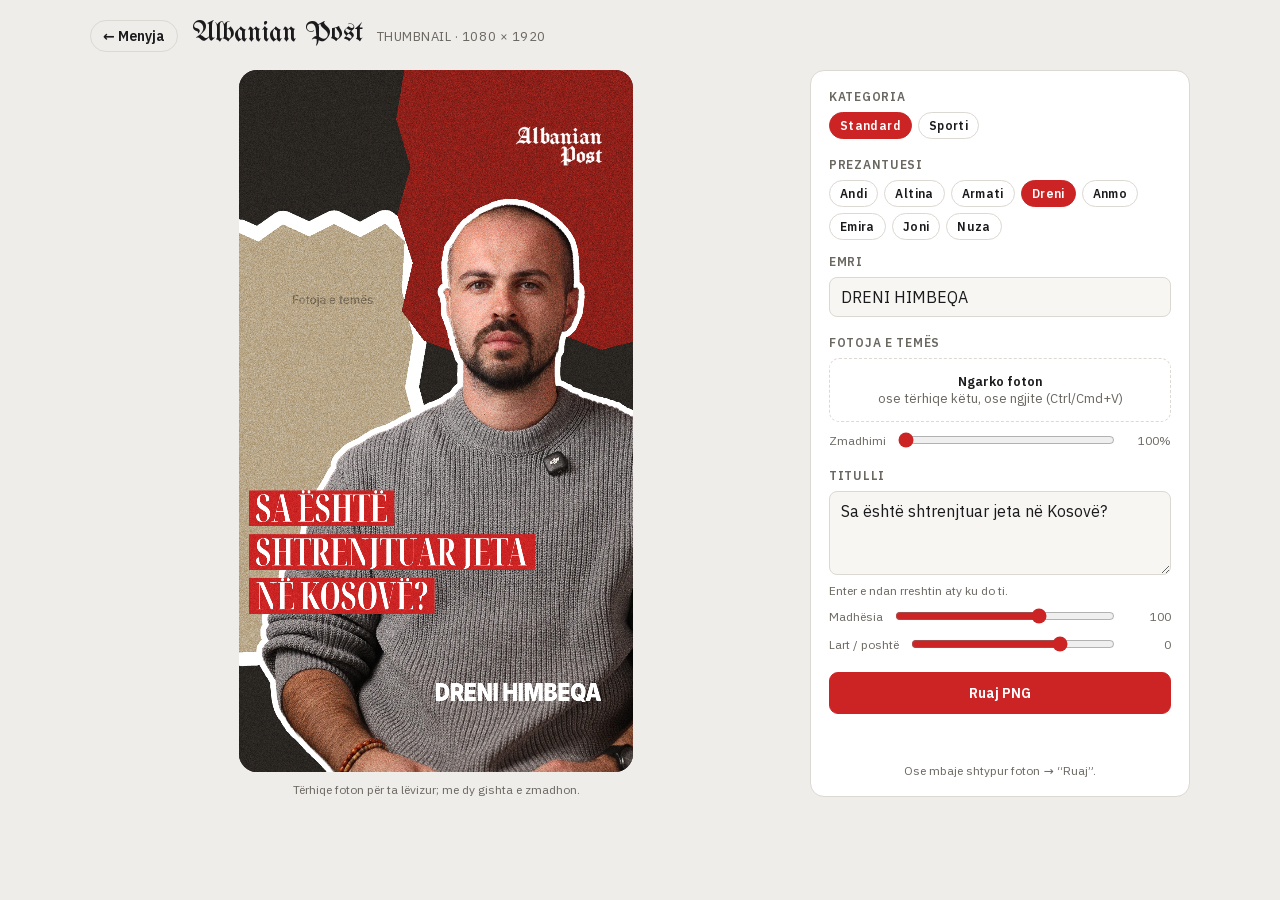
<file: thumbnail.html>
<!doctype html>
<html lang="sq">
<meta charset="utf-8">
<meta name="viewport" content="width=device-width, initial-scale=1, viewport-fit=cover">
<title>Albanian Post Thumbnail</title>
<link rel="manifest" href="manifest.webmanifest">
<link rel="apple-touch-icon" href="apple-touch-icon.png">
<meta name="apple-mobile-web-app-title" content="AP Studio">
<meta name="apple-mobile-web-app-capable" content="yes">
<meta name="mobile-web-app-capable" content="yes">
<meta name="theme-color" content="#cc2424">
<link rel="stylesheet" href="fonts.css">
<link rel="stylesheet" href="common.css">
<style>
.frame{aspect-ratio:9/16}
@media (max-width:820px){.frame{height:auto;width:min(100%,420px,calc(62vh*9/16));width:min(100%,420px,calc(62svh*9/16))}}
</style>

<header><a class="back" href="./">← Menyja</a><span class="mark">Albanian Post</span><span class="sub">Thumbnail · 1080 × 1920</span></header>

<div class="inapp" id="nojs" style="max-width:1100px;margin:0 auto 18px">
  <b>Kjo faqe nuk po punon këtu.</b> Je duke e parë si pamje paraprake (Files, WhatsApp, Mail…), ku fotot nuk funksionojnë.
  Në iPhone hape nga një <b>link</b> (adresë interneti) në <b>Safari</b> ose Chrome.
</div>

<div class="app">
  <div class="stage">
    <div class="frame" id="frame">
      <canvas id="cv" width="1080" height="1920" aria-label="Pamja e thumbnail-it"></canvas>
    </div>
    <div class="hint">Tërhiqe foton për ta lëvizur; me dy gishta e zmadhon.</div>
  </div>

  <form class="panel" id="form" autocomplete="off">
    <div class="group">
      <span class="lab">Kategoria</span>
      <div class="chips" id="modes"></div>
    </div>

    <div class="group">
      <span class="lab">Prezantuesi</span>
      <div class="chips" id="people"></div>
      <label for="name" style="margin-top:6px">Emri</label>
      <input type="text" id="name" maxlength="32">
    </div>

    <div class="group">
      <span class="lab">Fotoja e temës</span>
      <div class="drop" id="drop" tabindex="0" role="button"><b>Ngarko foton</b><br>ose tërhiqe këtu, ose ngjite (Ctrl/Cmd+V)</div>
      <input type="file" id="file" accept="image/*" hidden>
      <div class="row"><span class="small">Zmadhimi</span><input type="range" id="zoom" min="100" max="300" step="1" value="100"><output id="zoomOut">100%</output></div>
    </div>

    <div class="group">
      <label for="title">Titulli</label>
      <textarea id="title" maxlength="120">Sa është shtrenjtuar jeta në Kosovë?</textarea>
      <div class="small">Enter e ndan rreshtin aty ku do ti.</div>
      <div class="row"><span class="small">Madhësia</span><input type="range" id="size" min="80" max="110" step="1" value="100"><output id="sizeOut">100</output></div>
      <div class="row"><span class="small">Lart / poshtë</span><input type="range" id="lift" min="-300" max="100" step="5" value="0"><output id="liftOut">0</output></div>
    </div>

    <div class="inapp" id="inapp" hidden>Je brenda Instagramit ose Facebook-ut, ku skedarët nuk ruhen dot. Hape këtë faqe në Safari ose Chrome (menyja ⋯ → “Hap në shfletues”).</div>
    <div class="btns"><button type="submit" class="btn primary" id="save">Ruaj PNG</button></div>
    <div class="status" id="status" role="status"></div>
    <div class="result" id="result" hidden>
      <img id="resultImg" alt="Thumbnail-i i gatshëm" hidden>
      <video id="resultVid" controls muted playsinline loop hidden></video>
      <button type="button" class="btn primary" id="shareBtn" hidden>Ruaj në telefon</button>
      <div class="small" id="resultHint" style="text-align:center">Ose mbaje shtypur foton → “Ruaj”.</div>
    </div>
  </form>
</div>

<script src="common.js"></script>
<script>
/* AlbanianPost_TikTok_1080x1920.psd (ESSENTIAL GRAPHICS / THUMBNAILS) rebuilt. Layers, bottom to top:
   dark background + torn archive paper (white 38 px edge) · topic photo, shown only inside the paper ·
   red tear + logo · presenter cut-out (white 16 px edge) · one red box per headline line + headline ·
   presenter name · grain (overlay, 35%). Box geometry follows "Albanian Post - Rregullo kutite.jsx". */
const W=1080,H=1920;
const cv=$("cv"),ctx=cv.getContext("2d");
const S={photo:null,ox:0,oy:0,who:"dreni",mode:"standard"};
const PEOPLE={
  andi:{label:"Andi",name:"ANDI HAXHIU"},altina:{label:"Altina",name:"ALTINA MARMULLAKU"},armati:{label:"Armati",name:"ARMAT MATOSHI"},
  dreni:{label:"Dreni",name:"DRENI HIMBEQA"},anmo:{label:"Anmo",name:"ANNAMOREA TIARA NIXHA"},emira:{label:"Emira",name:"EMIRA MULAKU"},
  joni:{label:"Joni",name:"JON HAXHIU"},nuza:{label:"Nuza",name:"ELION NUZA"}
};
/* Standard = the red PSD look; Sporti = yellow newspaper wall (sport-*.webp), presenter Nuza by default */
const MODES={standard:{label:"Standard",accent:"#cc2424",ink:"#fff"},sporti:{label:"Sporti",accent:"#fadb3c",ink:"#29261f",who:"nuza"}};
const img=src=>{const i=new Image();i.onload=()=>draw();i.src=src;return i};
const BASE=img("thumb-base.webp"),TOP=img("thumb-top.webp"),MASK=img("thumb-mask.png"),GRAIN=img("thumb-grain.webp");
const SBASE=img("sport-base.webp"),SMASK=img("sport-mask.png"),STOP=img("sport-top.webp");
const CUT={};Object.keys(PEOPLE).forEach(k=>CUT[k]=img(`p-${k}.webp`));
const ok=i=>i.complete&&i.naturalWidth>0;

const PHOTO_BOX={x:0,y:420,w:512,h:1173};        // the paper's opening
const TEXT_X=48,TEXT_W=840,TOP_Y=1150,LOWEST=1488;   // headline: ink starts at x 48; boxes never go below 1488
const RED="#cc2424";
/* Walburn Bold → condensed Noto Serif Display, sized so its capitals are as tall as Walburn's (74 px at 100)
   and squeezed to Walburn's width; Helvetica Black → Inter Black, same idea (measured against the PSDs) */
const HEAD_PX=1.036,HEAD_SX=0.87,NAME_PX=66,NAME_SX=0.86,NAME_RIGHT=994,NAME_BASE=1725;

const photoCv=document.createElement("canvas");photoCv.width=W;photoCv.height=H;const pctx=photoCv.getContext("2d");
let grainPat=null;

function headLines(size){
  ctx.font=`700 ${size*HEAD_PX}px "Noto Serif Display",Georgia,serif`;
  const lines=[];$("title").value.toUpperCase().split(/\n/).forEach(par=>{
    const words=par.trim().split(/\s+/).filter(Boolean);let line="";
    words.forEach(w=>{const t=line?line+" "+w:w;if(ctx.measureText(t).width*HEAD_SX>TEXT_W&&line){lines.push(line);line=w}else line=t});
    if(line)lines.push(line);
  });
  return lines;
}

/* one headline line at baseline 0 (inside the squeezed transform). Walburn's marks are small and stay inside
   the red box; the stand-in's are not, so: Ë is drawn as E plus Walburn-sized dots (9 px, just above the
   capital, reaching the box top), and anything below the baseline (comma, Q, Ç) is pressed up to fit the box */
function headLine(l,x,size){
  const k=size/100,plain=l.replace(/Ë/g,"E"),room=size*0.11,desc=ctx.measureText(plain).actualBoundingBoxDescent;
  if(desc<=room)ctx.fillText(plain,x,0);
  else{
    ctx.save();ctx.beginPath();ctx.rect(-50,-size*2,W*2,size*2+1);ctx.clip();ctx.fillText(plain,x,0);ctx.restore();
    ctx.save();ctx.beginPath();ctx.rect(-50,1,W*2,size);ctx.clip();ctx.scale(1,room/desc);ctx.fillText(plain,x,0);ctx.restore();
  }
  const e=ctx.measureText("E"),cx=(e.actualBoundingBoxRight-e.actualBoundingBoxLeft)/2,gap=9.2*k;
  for(let j=l.indexOf("Ë");j>=0;j=l.indexOf("Ë",j+1)){
    const at=x+ctx.measureText(plain.slice(0,j)).width+cx;
    [-gap,gap].forEach(d=>{ctx.beginPath();ctx.ellipse(at+d,-81*k,4.6*k,4.6*k,0,0,Math.PI*2);ctx.fill()});
  }
}

/* Sporti: the topic photo is printed into the newspaper like a photocopy — grey, hard contrast, a little
   noise — and multiplied onto the yellow paper inside a soft torn mask (same recipe as the approved mock-up) */
const SPORT_BOX={x:-60,y:250,w:640,h:900},SR={x:0,y:250,w:580,h:900};
let sNoise=null;
function sportPhoto(){
  const r=coverRect(S,S.photo.width,S.photo.height,SPORT_BOX.w,SPORT_BOX.h,+$("zoom").value/100);
  pctx.globalCompositeOperation="source-over";pctx.clearRect(0,0,W,H);
  pctx.save();pctx.beginPath();pctx.rect(SR.x,SR.y,SR.w,SR.h);pctx.clip();
  pctx.drawImage(S.photo,SPORT_BOX.x+r.x,SPORT_BOX.y+r.y,r.w,r.h);pctx.restore();
  const id=pctx.getImageData(SR.x,SR.y,SR.w,SR.h),d=id.data,n=SR.w*SR.h,lum=new Float32Array(n),hist=new Uint32Array(256);
  for(let i=0,j=0;i<n;i++,j+=4){const v=0.299*d[j]+0.587*d[j+1]+0.114*d[j+2];lum[i]=v;hist[v|0]++}
  let lo=0,hi=255,acc=0;const cut=n*0.02;
  for(;lo<255;lo++){acc+=hist[lo];if(acc>cut)break}
  acc=0;for(;hi>0;hi--){acc+=hist[hi];if(acc>cut)break}
  const span=Math.max(1,hi-lo);let mean=0;
  for(let i=0;i<n;i++){const v=Math.max(0,Math.min(255,(lum[i]-lo)*255/span));lum[i]=v;mean+=v}
  mean/=n;
  if(!sNoise){sNoise=new Float32Array(n);for(let i=0;i<n;i++){const u=Math.random()||1e-9,w=Math.random();sNoise[i]=Math.sqrt(-2*Math.log(u))*Math.cos(6.2832*w)*18}}
  for(let i=0,j=0;i<n;i++,j+=4){
    const t=Math.max(0,Math.min(255,(lum[i]-mean)*2.3+150+sNoise[i]))/255;
    d[j]=30+222*t;d[j+1]=28+222*t;d[j+2]=26+218*t;d[j+3]=255;
  }
  pctx.putImageData(id,SR.x,SR.y);
  pctx.globalCompositeOperation="destination-in";pctx.drawImage(SMASK,0,0,W,H);pctx.globalCompositeOperation="source-over";
  ctx.globalCompositeOperation="multiply";ctx.drawImage(photoCv,0,0);ctx.globalCompositeOperation="source-over";
}

function draw(){
  ctx.globalCompositeOperation="source-over";ctx.globalAlpha=1;
  const sport=S.mode==="sporti";
  if(sport){drawSport();return}
  ctx.fillStyle="#2a2523";ctx.fillRect(0,0,W,H);
  if(ok(BASE))ctx.drawImage(BASE,0,0,W,H);

  /* topic photo, clipped to the paper */
  if(S.photo&&ok(MASK)){
    const r=coverRect(S,S.photo.width,S.photo.height,PHOTO_BOX.w,PHOTO_BOX.h,+$("zoom").value/100);
    pctx.globalCompositeOperation="source-over";pctx.clearRect(0,0,W,H);
    pctx.drawImage(S.photo,PHOTO_BOX.x+r.x,PHOTO_BOX.y+r.y,r.w,r.h);
    pctx.globalCompositeOperation="destination-in";pctx.drawImage(MASK,0,0,W,H);
    ctx.drawImage(photoCv,0,0);
  }else if(!S.photo){
    ctx.fillStyle="rgba(60,50,40,.45)";ctx.font='500 34px "IBM Plex Sans",sans-serif';ctx.textAlign="center";
    ctx.fillText("Fotoja e temës",256,640);ctx.textAlign="left";
  }
  if(ok(TOP))ctx.drawImage(TOP,0,0,W,H);
  const cut=CUT[S.who];if(cut&&ok(cut))ctx.drawImage(cut,0,0,W,H);

  drawHeadline(RED,"#fff",TOP_Y);

  /* presenter name, right-aligned under the cut-out */
  const name=$("name").value.trim().toUpperCase();
  if(name){
    ctx.font=`900 ${NAME_PX}px "Inter Black","Inter",Helvetica,Arial,sans-serif`;
    const w=ctx.measureText(name).width*NAME_SX;
    ctx.save();ctx.translate(NAME_RIGHT-w,NAME_BASE);ctx.scale(NAME_SX,1);ctx.fillStyle="#fff";ctx.fillText(name,0,0);ctx.restore();
  }
  drawGrain(89/255);
}

function drawSport(){
  ctx.fillStyle="#d8c255";ctx.fillRect(0,0,W,H);
  if(ok(SBASE))ctx.drawImage(SBASE,0,0,W,H);
  if(S.photo&&ok(SMASK))sportPhoto();
  else if(!S.photo){
    ctx.fillStyle="rgba(41,38,31,.55)";ctx.font='600 34px "IBM Plex Sans",sans-serif';ctx.textAlign="center";
    ctx.fillText("Fotoja e temës",270,700);ctx.textAlign="left";
  }
  const cut=CUT[S.who];if(cut&&ok(cut))ctx.drawImage(cut,0,0,W,H);
  if(ok(STOP))ctx.drawImage(STOP,0,0,W,H);
  drawHeadline("#29261f","#fff",1100);
  /* name centred on the torn yellow strip */
  const name=$("name").value.trim().toUpperCase();
  if(name){
    ctx.font=`900 74px "Inter Black","Inter",Helvetica,Arial,sans-serif`;
    const w=ctx.measureText(name).width*NAME_SX;
    ctx.save();ctx.translate(540-w/2,1790);ctx.scale(NAME_SX,1);ctx.fillStyle="#29261f";ctx.fillText(name,0,0);ctx.restore();
  }
  drawGrain(0.25);
}

function drawGrain(a){
  if(ok(GRAIN)){
    grainPat=grainPat||ctx.createPattern(GRAIN,"repeat");
    ctx.globalCompositeOperation="overlay";ctx.globalAlpha=a;ctx.fillStyle=grainPat;ctx.fillRect(0,0,W,H);
    ctx.globalCompositeOperation="source-over";ctx.globalAlpha=1;
  }
}

/* headline: one box per line, 0.2×size left of the ink, 0.19×size right of it */
function drawHeadline(boxCol,inkCol,topY){
  const size=+$("size").value,pitch=size*1.2,boxH=size*0.98;
  const lines=headLines(size);
  const top=Math.min(topY,LOWEST-(lines.length-1)*pitch-boxH)+(+$("lift").value);
  ctx.textBaseline="alphabetic";
  lines.forEach((l,i)=>{
    const m=ctx.measureText(l),y=top+i*pitch;
    const inkR=TEXT_X+(m.actualBoundingBoxRight)*HEAD_SX;
    ctx.fillStyle=boxCol;ctx.fillRect(Math.round(TEXT_X-size*0.2),Math.round(y),Math.round(inkR+size*0.19-(TEXT_X-size*0.2)),Math.round(boxH));
  });
  ctx.fillStyle=inkCol;
  lines.forEach((l,i)=>{
    const y=top+i*pitch+size*0.85,m=ctx.measureText(l);
    ctx.save();ctx.translate(TEXT_X,y);ctx.scale(HEAD_SX,1);headLine(l,m.actualBoundingBoxLeft,size);ctx.restore();
  });
}

function paintChips(box,cur){const m=MODES[S.mode];[...box.children].forEach(b=>{const on=b.dataset.k===cur;b.setAttribute("aria-pressed",on);
  b.style.background=on?m.accent:"";b.style.borderColor=on?m.accent:"";b.style.color=on?m.ink:""})}
function paintPeople(){paintChips($("people"),S.who);paintChips($("modes"),S.mode);
  document.documentElement.style.setProperty("--red",MODES[S.mode].accent);document.documentElement.style.setProperty("--red-ink",MODES[S.mode].ink)}
function sync(){
  $("zoomOut").textContent=$("zoom").value+"%";
  $("sizeOut").textContent=$("size").value;
  $("liftOut").textContent=$("lift").value;
  paintPeople();draw();
  store("ap-thumb-draft",JSON.stringify({mode:S.mode,who:S.who,name:$("name").value,title:$("title").value,size:$("size").value,lift:$("lift").value}));
}

function setPhoto(file){
  if(!file||!file.type.startsWith("image/"))return;
  const i=new Image();
  i.onload=()=>{S.photo=i;S.ox=0;S.oy=0;$("zoom").value=100;$("result").hidden=true;$("frame").classList.add("has-photo");sync()};
  i.src=URL.createObjectURL(file);
}
$("drop").onclick=()=>$("file").click();
$("drop").onkeydown=e=>{if(e.key==="Enter"||e.key===" "){e.preventDefault();$("file").click()}};
$("file").onchange=e=>{setPhoto(e.target.files[0]);e.target.value=""};
["dragover","drop"].forEach(ev=>document.addEventListener(ev,e=>{e.preventDefault();if(ev==="drop")setPhoto(e.dataTransfer.files[0])}));
document.addEventListener("paste",e=>{const f=[...(e.clipboardData?.files||[])][0];if(f)setPhoto(f)});
setupFraming(cv,S,W,$("zoom"),()=>!!S.photo,draw);

$("form").addEventListener("input",sync);
$("form").addEventListener("change",sync);
$("form").addEventListener("submit",async e=>{
  e.preventDefault();
  $("status").textContent="Duke përgatitur…";
  const blob=await new Promise(r=>cv.toBlob(r,"image/png"));
  await saveFile(blob,"png","albanianpost-thumbnail-"+slugOf($("title").value));
});

(function init(){
  Object.entries(PEOPLE).forEach(([k,p])=>{const b=document.createElement("button");b.type="button";b.className="chip";b.textContent=p.label;b.dataset.k=k;
    b.onclick=()=>{S.who=k;$("name").value=p.name;sync()};$("people").appendChild(b)});
  Object.entries(MODES).forEach(([k,m])=>{const b=document.createElement("button");b.type="button";b.className="chip";b.textContent=m.label;b.dataset.k=k;
    b.onclick=()=>{if(S.mode===k)return;S.mode=k;S.ox=0;S.oy=0;if(m.who){S.who=m.who;$("name").value=PEOPLE[m.who].name}sync()};$("modes").appendChild(b)});
  $("name").value=PEOPLE[S.who].name;
  try{const d=JSON.parse(load("ap-thumb-draft")||"null");if(d){if(MODES[d.mode])S.mode=d.mode;if(PEOPLE[d.who])S.who=d.who;$("name").value=d.name??PEOPLE[S.who].name;
    $("title").value=d.title??"";$("size").value=d.size??100;$("lift").value=d.lift??0}}catch(e){}
  sync();
  Promise.all([
    document.fonts.load(`700 ${100*HEAD_PX}px "Noto Serif Display"`,"ËÇ"),
    document.fonts.load('900 64px "Inter Black"',"ËÇ"),
    document.fonts.load('500 34px "IBM Plex Sans"',"F")
  ]).catch(()=>{}).then(draw);
  document.fonts.ready.then(draw);
  scriptsRunning();
})();
</script>
</file>
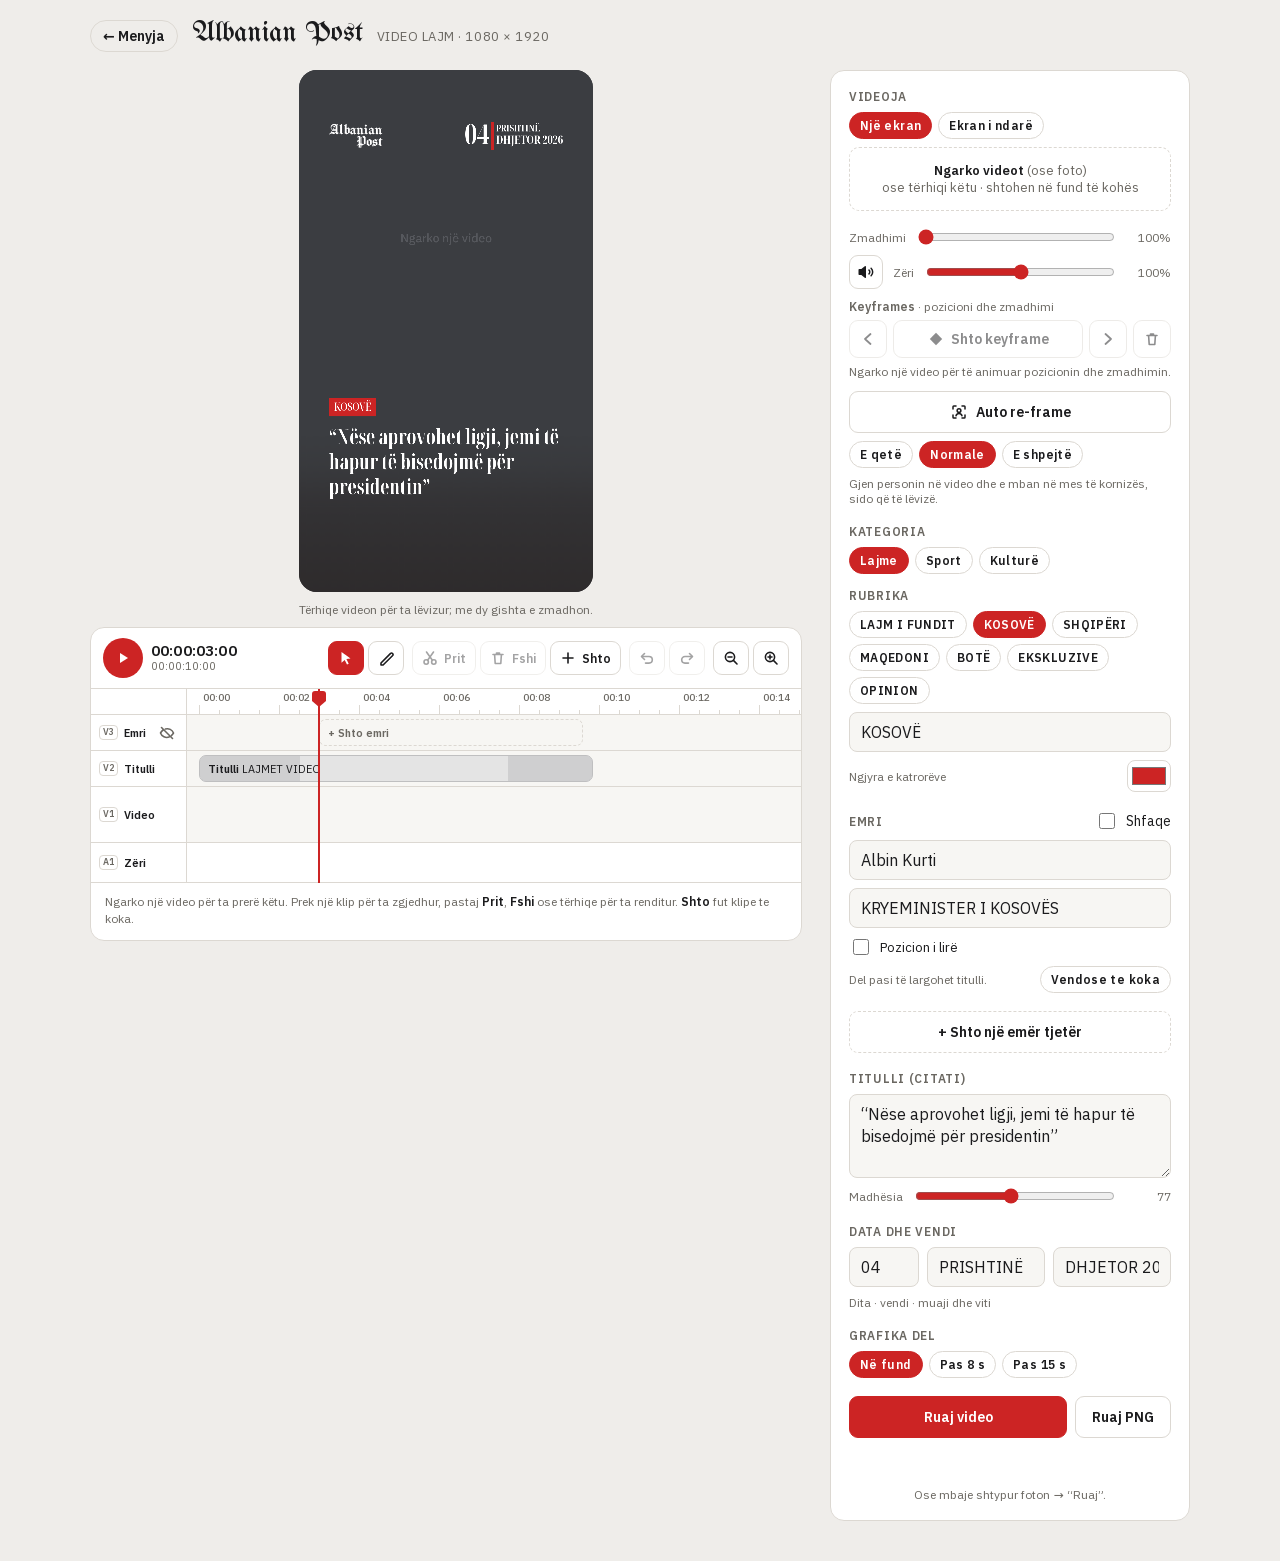
<file: videolajm.html>
<!doctype html>
<html lang="sq">
<meta charset="utf-8">
<meta name="viewport" content="width=device-width, initial-scale=1, viewport-fit=cover">
<title>Albanian Post Video Lajm</title>
<link rel="manifest" href="manifest.webmanifest">
<link rel="apple-touch-icon" href="apple-touch-icon.png">
<meta name="apple-mobile-web-app-title" content="AP Studio">
<meta name="apple-mobile-web-app-capable" content="yes">
<meta name="mobile-web-app-capable" content="yes">
<meta name="theme-color" content="#cc2424">
<link rel="stylesheet" href="fonts.css">
<link rel="stylesheet" href="common.css">
<link rel="stylesheet" href="timeline.css">
<style>
.frame{aspect-ratio:9/16;height:min(58vh,640px)}
@media (max-width:820px){.frame{height:auto;width:min(100%,420px,calc(52vh*9/16));width:min(100%,420px,calc(52svh*9/16))}}
.app{grid-template-columns:minmax(0,1fr) 360px}
@media (max-width:820px){.app{grid-template-columns:minmax(0,1fr)}}
.group.flash{animation:flash 1.1s ease-out}
@keyframes flash{0%,40%{box-shadow:0 0 0 2px var(--panel),0 0 0 4px var(--red)}100%{box-shadow:0 0 0 2px var(--panel),0 0 0 4px transparent}}
.group{border-radius:8px}
.nc-head{display:flex;align-items:center;gap:10px}
.nc-head .lab{flex:1}
.nc-warn{color:var(--red)}
.rf{display:flex;flex-direction:column;gap:8px;margin-top:4px}
.rf-btn{display:flex;align-items:center;justify-content:center;gap:8px;width:100%}
.rf-btn svg{width:18px;height:18px;flex:none}
.rf-btn[aria-pressed=true]{background:var(--red);border-color:var(--red);color:var(--red-ink)}
.rf progress{height:6px}
.split{display:flex;flex-direction:column;gap:8px;padding:12px;border:1px solid var(--line);border-radius:10px;background:var(--field)}
.split[hidden]{display:none}
.split .lab{margin-bottom:-2px}
.nc-del{flex:none;width:30px;height:30px;display:grid;place-items:center;border:1px solid var(--line);border-radius:8px;background:transparent;color:var(--fg);cursor:pointer;padding:0;font-size:18px;line-height:1}
.nc-add{display:flex;align-items:center;justify-content:center;gap:8px;width:100%;border-style:dashed}
.nc-free-row{display:flex;align-items:center;gap:10px}
.nc-free-row .toggle{flex:1;font-size:13px}
#ncList{display:flex;flex-direction:column;gap:18px}
.vol-btn{flex:none;width:34px;height:34px;display:grid;place-items:center;border:1px solid var(--line);border-radius:9px;background:transparent;color:var(--fg);cursor:pointer;padding:0}
.vol-btn svg{width:18px;height:18px}
.vol-btn[aria-pressed=true]{background:var(--red);border-color:var(--red);color:var(--red-ink)}
.kf{display:flex;flex-direction:column;gap:6px;margin-top:2px}
.kf-bar{display:flex;gap:6px}
.kf-bar .btn{display:inline-flex;align-items:center;justify-content:center;gap:7px;padding:9px 10px}
.kf-bar .btn svg{width:16px;height:16px;flex:none}
#kfAdd{flex:1}
#kfAdd[aria-pressed=true]{background:var(--red);border-color:var(--red);color:var(--red-ink)}
@media (pointer:coarse){.vol-btn{width:40px;height:40px}.kf-bar .btn{padding:11px 12px}}
</style>

<header><a class="back" href="./">← Menyja</a><span class="mark">Albanian Post</span><span class="sub">Video Lajm · 1080 × 1920</span></header>

<div class="inapp" id="nojs" style="max-width:1100px;margin:0 auto 18px">
  <b>Kjo faqe nuk po punon këtu.</b> Je duke e parë si pamje paraprake (Files, WhatsApp, Mail…), ku videot nuk funksionojnë.
  Në iPhone hape nga një <b>link</b> (adresë interneti) në <b>Safari</b> ose Chrome.
</div>

<div class="app">
  <div class="stage">
    <div class="frame" id="frame">
      <canvas id="cv" width="1080" height="1920" aria-label="Pamja e video-lajmit"></canvas>
    </div>
    <div class="hint" id="hint">Tërhiqe videon për ta lëvizur; me dy gishta e zmadhon.</div>
    <div class="tl" id="tl"></div>
  </div>

  <form class="panel" id="form" autocomplete="off">
    <div class="group" id="mediaGroup">
      <span class="lab">Videoja</span>
      <div class="chips" id="layChips" role="group" aria-label="Pamja"><button type="button" class="chip" data-lay="single">Një ekran</button><button type="button" class="chip" data-lay="split">Ekran i ndarë</button></div>
      <div class="drop" id="drop" tabindex="0" role="button"><b>Ngarko videot</b> (ose foto)<br>ose tërhiqi këtu · shtohen në fund të kohës</div>
      <input type="file" id="file" accept="video/*,image/*" multiple hidden>
      <div class="small" id="mediaInfo"></div>
      <div class="split" id="splitBox" hidden>
        <span class="lab">Poshtë</span>
        <div class="drop" id="dropB" tabindex="0" role="button"><b>Ngarko videon e poshtme</b> (ose foto)<br>del në gjysmën e poshtme të ekranit</div>
        <input type="file" id="fileB" accept="video/*,image/*" hidden>
        <div class="small" id="bInfo"></div>
        <div class="row"><span class="small">Zmadhimi</span><input type="range" id="zoomB" min="100" max="300" step="1" value="100" aria-label="Zmadhimi i videos poshtë"><output id="zoomBOut">100%</output></div>
        <span class="small">Zëri në video</span>
        <div class="chips" id="sndChips"></div>
      </div>
      <div class="row"><span class="small" id="zoomLab">Zmadhimi</span><input type="range" id="zoom" min="100" max="300" step="1" value="100"><output id="zoomOut">100%</output></div>
      <div class="row"><button type="button" class="vol-btn" id="mute" aria-pressed="false" title="Pa zë" aria-label="Pa zë"></button><span class="small">Zëri</span><input type="range" id="vol" min="0" max="200" step="1" value="100" aria-label="Zëri i videos"><output id="volOut">100%</output></div>
      <div class="kf">
        <span class="small"><b>Keyframes</b> · pozicioni dhe zmadhimi</span>
        <div class="kf-bar">
          <button type="button" class="btn" id="kfPrev" title="Keyframe-i i mëparshëm" aria-label="Keyframe-i i mëparshëm"><svg viewBox="0 0 16 16" aria-hidden="true"><path d="M10.5 3L5 8l5.5 5" fill="none" stroke="currentColor" stroke-width="1.8" stroke-linecap="round" stroke-linejoin="round"/></svg></button>
          <button type="button" class="btn" id="kfAdd" aria-pressed="false"><svg viewBox="0 0 16 16" aria-hidden="true"><path d="M8 1.8L14.2 8 8 14.2 1.8 8z" fill="currentColor"/></svg><span id="kfAddTxt">Shto keyframe</span></button>
          <button type="button" class="btn" id="kfNext" title="Keyframe-i tjetër" aria-label="Keyframe-i tjetër"><svg viewBox="0 0 16 16" aria-hidden="true"><path d="M5.5 3L11 8l-5.5 5" fill="none" stroke="currentColor" stroke-width="1.8" stroke-linecap="round" stroke-linejoin="round"/></svg></button>
          <button type="button" class="btn" id="kfClear" title="Fshi të gjithë keyframe-t" aria-label="Fshi të gjithë keyframe-t"><svg viewBox="0 0 16 16" aria-hidden="true"><path d="M3 4.5h10M6.5 4.5V3h3v1.5M4.6 4.5l.6 9h5.6l.6-9" fill="none" stroke="currentColor" stroke-width="1.6" stroke-linecap="round" stroke-linejoin="round"/></svg></button>
        </div>
        <div class="small" id="kfInfo"></div>
      </div>
      <div class="rf">
        <button type="button" class="btn rf-btn" id="rfBtn" aria-pressed="false"><svg viewBox="0 0 24 24" fill="none" stroke="currentColor" stroke-width="2" stroke-linecap="round" aria-hidden="true"><path d="M4 8V5a1 1 0 0 1 1-1h3M16 4h3a1 1 0 0 1 1 1v3M20 16v3a1 1 0 0 1-1 1h-3M8 20H5a1 1 0 0 1-1-1v-3"/><circle cx="12" cy="10" r="2.5"/><path d="M8 17c.6-2 2.1-3 4-3s3.4 1 4 3"/></svg>Auto re-frame</button>
        <div class="chips" id="rfMotion" hidden></div>
        <progress id="rfProg" max="1" value="0" hidden></progress>
        <div class="small" id="rfInfo">Gjen personin në video dhe e mban në mes të kornizës, sido që të lëvizë.</div>
      </div>
    </div>

    <div class="group">
      <span class="lab">Kategoria</span>
      <div class="chips" id="catChips"></div>
      <label for="tag" style="margin-top:6px">Rubrika</label>
      <div class="chips" id="chips"></div>
      <input type="text" id="tag" value="KOSOVË" maxlength="30">
      <div class="row"><span class="small" style="flex:1">Ngjyra e katrorëve</span><input type="color" id="color" value="#cc2424" aria-label="Ngjyra e katrorëve"></div>
    </div>

    <div id="ncList"></div>
    <button type="button" class="btn nc-add" id="ncAdd">+ Shto një emër tjetër</button>

    <div class="group" id="titleGroup">
      <label for="title">Titulli (citati)</label>
      <textarea id="title" maxlength="160">“Nëse aprovohet ligji, jemi të hapur të bisedojmë për presidentin”</textarea>
      <div class="row"><span class="small">Madhësia</span><input type="range" id="size" min="56" max="100" step="1" value="77"><output id="sizeOut">77</output></div>
    </div>

    <div class="group">
      <span class="lab">Data dhe vendi</span>
      <div class="three">
        <input type="text" id="num" maxlength="3" aria-label="Numri (dita)" inputmode="numeric">
        <input type="text" id="place" value="PRISHTINË" maxlength="24" aria-label="Vendi">
        <input type="text" id="date" maxlength="24" aria-label="Data">
      </div>
      <span class="small">Dita · vendi · muaji dhe viti</span>
    </div>

    <div class="group">
      <span class="lab">Grafika del</span>
      <div class="chips" id="lenChips"></div>
    </div>

    <div class="inapp" id="inapp" hidden>Je brenda Instagramit ose Facebook-ut, ku skedarët nuk ruhen dot. Hape këtë faqe në Safari ose Chrome (menyja ⋯ → “Hap në shfletues”).</div>
    <div class="btns"><button type="button" class="btn primary" id="saveVid">Ruaj video</button><button type="submit" class="btn" id="save">Ruaj PNG</button></div>
    <progress id="prog" max="1" value="0" hidden></progress>
    <div class="status" id="status" role="status"></div>
    <div class="result" id="result" hidden>
      <img id="resultImg" alt="Pamja e gatshme" hidden>
      <video id="resultVid" controls playsinline loop hidden></video>
      <button type="button" class="btn primary" id="shareBtn" hidden>Ruaj në telefon</button>
      <div class="small" id="resultHint" style="text-align:center">Ose mbaje shtypur foton → “Ruaj”.</div>
    </div>
  </form>
</div>
<script src="common.js"></script>
<script src="timeline.js"></script>
<script src="reframe.js"></script>
<script>
/* “LAJMET VIDEO – safe margins” (Videolajm_Final.mogrt) rebuilt: the video fills the 1080×1920 frame;
   logo top-left; day number | red bar | place + month top-right; rubrika box and the quote over a see-through grey
   gradient at the bottom. Positions come from the template's own render; the timing follows it too:
   graphics build in over the first ~2.5 s and leave over the last ~2 s of their run, the logo stays. */
const W=1080,H=1920;
const cv=$("cv"),ctx=cv.getContext("2d");
const S={ox:0,oy:0,cat:"lajme",color:null,len:"end",auto:false,motion:"normal"};
const LOGO=new Image();LOGO.onload=()=>{if(!busy)draw(TL.time)};LOGO.src="logo.png";

/* see-through grey gradient behind the quote: clear at its first line, ~97% at the bottom edge (measured from the template's render) */
const SHADE_Y=1340,SHADE_STOPS=[[0,0],[.1,.08],[.2,.17],[.3,.33],[.4,.5],[.5,.62],[.6,.7],[.7,.78],[.8,.85],[.9,.92],[1,.97]];
const X=110,QUOTE_W=860,QUOTE_BASE=1376,QUOTE_SX=0.92;               // quote: first baseline, 92 px apart at 77 px
const TAG_Y=1207,TAG_H=67,TAG_PAD=19;
const TOP_RIGHT=970,BAR_Y=192,BAR_H=101,BAR_W=12;
const LENS=[["end","Në fund"],[8,"Pas 8 s"],[15,"Pas 15 s"]];

/* “LAJMET VIDEO – Name Card” (its own mogrt): the role in a box that wipes open from the left, the name under it rising
   word by word out of a matte; at the end the role fades, the box closes to the left and the words drop away one by one.
   Positions and timing are the template's (its After Effects project and preview); the box is the role + 20 px a side. */
/* any number of name cards; each has its own track, timing and fields. free: placed by hand, dx/dy from the template's place */
const NCS=[];let ncSeq=0;
const ncNew=(o={})=>({id:++ncSeq,on:false,start:3,len:6.6,name:"",role:"",free:false,dx:0,dy:0,...o});
const ncOn=()=>NCS.filter(c=>c.on);
const ncLayer=c=>"name"+c.id,ncOf=id=>NCS.find(c=>ncLayer(c)===id);
const NC_X=108.47,NC_BOX_Y=1206.9,NC_BOX_H=66,NC_BOX_MIN=184.49,NC_ROLE_BASE=1253,NC_ROLE_SX=0.985;
const NC_NAME_BASE=1360,NC_NAME_SX=0.935,NC_CLIP_Y=1288.6,NC_CLIP_B=1709,NC_RISE=425,NC_MIN=3.2,NC_LEN=6.6;
/* the title and the name share the lower third: the title builds in, leaves, and only then the name comes in */
const TITLE_MIN=4.8,NC_FIRST=7;                            // the name may start from 4.8 s; added, it waits until 7 s so the title can be read

const seg=(t,a,b)=>clamp((t-a)/(b-a));
const ease=v=>1-Math.pow(1-clamp(v),3);

/* how long the finished video is (the timeline's length), and when the graphics have finished leaving */
const emptyLength=()=>Math.max(S.len==="end"?10:S.len+1,...ncOn().map(c=>c.start+c.len+0.2),SPLIT.on&&SB.m?SB.start+bLen():0);
function total(){return TL.hasClips()?TL.total():emptyLength()}
function gEnd(){const T=total(),e=S.len==="end"?T-0.15:Math.min(S.len,T-0.15),on=ncOn();return on.length?Math.min(e,Math.min(...on.map(c=>c.start))-0.05):e}

/* animation state at time t (null = everything in place, for editing) */
function state(t){
  if(t==null)return {bar:1,num:1,txt:1,tag:1,tagTxt:1,panel:1,word:()=>({a:1,dy:0})};
  const O=gEnd()-2.1;                                   // outro starts here
  if(t<O||O<2.6){
    return {bar:seg(t,0.08,0.5),num:ease(seg(t,0.62,0.95)),txt:ease(seg(t,0.95,1.35)),
      tag:ease(seg(t,0.62,1.08)),tagTxt:seg(t,0.85,1.1),panel:ease(seg(t,0.08,0.5)),
      word:i=>{const p=seg(t,1.15+i*0.045,1.6+i*0.045);return {a:clamp(p*1.6),dy:350*(1-ease(p))}}};
  }
  /* leaving: rubrika, gradient, place/month, number, bar; the quote falls away from its last word back to the first */
  const u=t-O,n=S.words||1,st=Math.min(0.03,0.6/Math.max(1,n-1));
  return {bar:1-ease(seg(u,1.6,2.07)),num:1-ease(seg(u,1.18,1.5)),txt:1-ease(seg(u,0.78,1.12)),
    tag:1-ease(seg(u,0,0.65)),tagTxt:1-seg(u,0,0.25),panel:1-seg(u,0.28,0.68),
    word:i=>{const j=n-1-i,a0=0.95+j*st,p=seg(u,a0,a0+0.38+0.25*j/Math.max(1,n-1));return {a:clamp(1-Math.pow(p,3)),dy:380*Math.pow(p,1.6)}}};
}

const easeIn=v=>Math.pow(clamp(v),3);
function ncState(u,L){
  return {
    box:u<L-1.55?ease(seg(u,0.03,0.37)):1-easeIn(seg(u,L-1.55,L-1.18)),
    role:Math.min(seg(u,0.2,0.6),1-seg(u,L-1.95,L-1.55)),
    /* how far below its place word i of n is: rises in from 0.6 s, first word first; falls away over the last 0.45 s, last word first */
    word:(i,n)=>{const d=n>1?Math.min(0.08,0.35/(n-1)):0,p=seg(u,0.6+i*d,0.8+i*d);
      const j=n-1-i,s=n>1?0.32/(n-1):0,f=seg(u,L-0.45+j*s,L-0.33+j*s);return NC_RISE*(1-ease(p))+NC_RISE*f*f},
  };
}
function drawNameCard(c,t){
  c.box=null;
  const u=t-c.start,L=c.len;if(!c.on||u<0||u>L)return;
  const k=ncState(u,L),col=$("color").value,ink=CATS[S.cat].ink;
  const role=c.role.trim().toUpperCase(),name=c.name.trim();
  if(!role&&!name)return;
  const dx=c.free?c.dx:0,dy=c.free?c.dy:0;
  /* its extent at full size (for dragging and keeping it inside the frame) */
  let bw0=0,nw0=0;
  if(role){ctx.font='700 42px "Noto Serif Display",Georgia,serif';const w=ctx.measureText(role).width*Math.min(NC_ROLE_SX,(W-NC_X-120)/Math.max(1,ctx.measureText(role).width));bw0=Math.max(NC_BOX_MIN,w+40)}
  if(name){ctx.font='900 84px "Noto Serif Display",Georgia,serif';const w=ctx.measureText(name).width;nw0=w*Math.min(NC_NAME_SX,(W-NC_X-80)/Math.max(1,w))}
  const b={x0:NC_X,x1:NC_X+Math.max(bw0,nw0),y0:role?NC_BOX_Y:NC_NAME_BASE-70,y1:name?NC_NAME_BASE+24:NC_BOX_Y+NC_BOX_H};
  c.box={x0:b.x0+dx,x1:b.x1+dx,y0:b.y0+dy,y1:b.y1+dy,base:b};
  ctx.save();ctx.translate(dx,dy);
  if(role&&k.box>0){
    ctx.font='700 42px "Noto Serif Display",Georgia,serif';
    const rs=Math.min(NC_ROLE_SX,(W-NC_X-120)/Math.max(1,ctx.measureText(role).width)),rw=ctx.measureText(role).width*rs;
    const bw=Math.max(NC_BOX_MIN,rw+40),w=bw*k.box;
    ctx.fillStyle=col;ctx.fillRect(NC_X,NC_BOX_Y,w,NC_BOX_H);
    if(k.role>0){ctx.save();ctx.beginPath();ctx.rect(NC_X,NC_BOX_Y,w,NC_BOX_H);ctx.clip();ctx.globalAlpha=k.role;ctx.fillStyle=ink;
      ctx.translate(NC_X+(bw-rw)/2,NC_ROLE_BASE);ctx.scale(rs,1);ctx.fillText(role,0,0);ctx.restore()}
  }
  if(name){
    ctx.save();ctx.beginPath();ctx.rect(0,NC_CLIP_Y,W,NC_CLIP_B-NC_CLIP_Y);ctx.clip();
    ctx.font='900 84px "Noto Serif Display",Georgia,serif';ctx.fillStyle="#fff";
    const ns=Math.min(NC_NAME_SX,(W-NC_X-80)/Math.max(1,ctx.measureText(name).width));   // a long name is narrowed to fit
    ctx.translate(NC_X-1,NC_NAME_BASE);ctx.scale(ns,1);
    const words=name.split(/\s+/),sp=ctx.measureText(" ").width;let x=0;
    words.forEach((wd,i)=>{const dy=k.word(i,words.length);if(dy<NC_RISE)ctx.fillText(wd,x,dy);x+=ctx.measureText(wd).width+sp});
    ctx.restore();
  }
  ctx.restore();
}
/* a card placed by hand stays inside the frame */
function ncClamp(c){
  const b=c.box?.base;if(!b)return;
  c.dx=Math.max(-b.x0+24,Math.min(W-24-b.x1,c.dx));c.dy=Math.max(-b.y0+24,Math.min(H-24-b.y1,c.dy));
}

/* ---------- Keyframes for the picture's position (S.ox/S.oy) and zoom, on the sequence's clock.
   With none, the framing is fixed as before. With some, the framing at the playhead comes from them (linear between two,
   held before the first and after the last), and dragging or zooming the picture changes the keyframe at the playhead,
   adding one there if there is none (like Premiere with the stopwatch on). ---------- */
const KF=[],KF_EPS=0.5/30;
const kfIndex=t=>KF.findIndex(k=>Math.abs(k.t-t)<KF_EPS);
function kfAt(t){
  if(!KF.length)return null;
  if(t<=KF[0].t)return KF[0];const L=KF[KF.length-1];if(t>=L.t)return L;
  let i=1;while(KF[i].t<t)i++;
  const a=KF[i-1],b=KF[i],u=(t-a.t)/(b.t-a.t),mix=(p,q)=>p+(q-p)*u;
  return {ox:mix(a.ox,b.ox),oy:mix(a.oy,b.oy),z:mix(a.z,b.z)};
}
/* the framing at time t, written into S and the zoom slider so dragging carries on from what is on screen */
function kfApply(t){
  const k=kfAt(t);if(!k)return;
  S.ox=k.ox;S.oy=k.oy;$("zoom").value=Math.round(k.z);$("zoomOut").textContent=Math.round(k.z)+"%";
}
/* keep the offset inside the picture at the current zoom (as coverRect does when drawing) */
function clampFrame(){
  const f=TL.frame();if(!f||S.auto)return;
  coverRect(S,f.w,f.h,W,topH(),+$("zoom").value/100);
}
function kfSet(t){
  clampFrame();
  const k={t,ox:S.ox,oy:S.oy,z:+$("zoom").value},i=kfIndex(t);
  if(i>=0)KF[i]=k;else{KF.push(k);KF.sort((a,b)=>a.t-b.t)}
  kfInfo();TL.render();
}
function kfRemove(t){const i=kfIndex(t);if(i>=0){KF.splice(i,1);kfInfo();TL.render();if(!busy)draw(TL.time)}}
function kfInfo(){
  const on=kfIndex(TL.time)>=0,has=TL.hasClips();
  $("kfAdd").setAttribute("aria-pressed",String(on));$("kfAddTxt").textContent=on?"Hiq keyframe":"Shto keyframe";
  $("kfAdd").disabled=!has||busy;
  $("kfPrev").disabled=busy||!KF.some(k=>k.t<TL.time-KF_EPS);
  $("kfNext").disabled=busy||!KF.some(k=>k.t>TL.time+KF_EPS);
  $("kfClear").disabled=busy||!KF.length;
  $("kfInfo").textContent=!has?"Ngarko një video për të animuar pozicionin dhe zmadhimin.":
    !KF.length?"Vendos kokën dhe shto një keyframe. Pastaj lëviz kokën, tërhiqe ose zmadhoje videon: lëvizja animohet vetë mes tyre.":
    `${KF.length} keyframe${KF.length===1?"":"-a"}. Kur e lëviz ose e zmadhon videon, ndryshon keyframe-i te koka (ose shtohet një i ri).`;
}
let kfLast="";
function kfTick(){
  const s=TL.time.toFixed(3)+"|"+KF.length+"|"+busy;if(s===kfLast)return;kfLast=s;kfInfo();
  document.querySelectorAll(".tl-kf").forEach(e=>e.classList.toggle("on",Math.abs(+e.dataset.t-TL.time)<KF_EPS));
}

/* ---------- Split screen: the timeline's video in the top half, a second video (or photo) in the bottom half.
   The lower one plays on the same clock from SB.start (its own track, movable and trimmable at the end);
   before it starts it shows its first frame, after it ends its last. It has its own framing (drag, zoom). ---------- */
const SPLIT={on:false,sound:"both"},SB={m:null,ox:0,oy:0,start:0,len:null};
const SOUNDS=[["both","Të dy"],["top","Lart"],["bottom","Poshtë"]];
const topH=()=>SPLIT.on?H/2:H;
const bLen=()=>SB.m?(SB.m.kind==="image"?SB.len??10:Math.min(SB.len??SB.m.dur,SB.m.dur)):0;
const bVideo=()=>SPLIT.on&&SB.m&&SB.m.kind==="video"?SB.m.el:null;
const bTime=t=>Math.max(0,Math.min(t-SB.start,bLen(),SB.m.dur-0.04));
function placeholder(y0,h,text){
  ctx.fillStyle="#3b3d41";ctx.fillRect(0,y0,W,h);
  ctx.fillStyle="#56585d";ctx.font='500 44px "IBM Plex Sans",sans-serif';ctx.textAlign="center";
  ctx.fillText(text,W/2,y0+h*(SPLIT.on?0.5:0.33));ctx.textAlign="left";
}
function drawMedia(t){
  const z=+$("zoom").value/100,TH=topH(),f=TL.frame();
  ctx.save();if(SPLIT.on){ctx.beginPath();ctx.rect(0,0,W,TH);ctx.clip()}
  if(f){const r=coverRect(autoFrame(f,z,TH)||S,f.w,f.h,W,TH,z);ctx.drawImage(f.src,r.x,r.y,r.w,r.h)}
  else placeholder(0,TH,TL.hasClips()?"Duke ngarkuar videon…":SPLIT.on?"Ngarko videon e sipërme":"Ngarko një video");
  ctx.restore();
  if(!SPLIT.on)return;
  bSync(t);
  ctx.save();ctx.beginPath();ctx.rect(0,TH,W,H-TH);ctx.clip();
  const m=SB.m,src=m&&(m.kind==="image"?m.img:m.el.readyState>=2?m.el:null);
  if(src){const r=coverRect(SB,m.w,m.h,W,H-TH,+$("zoomB").value/100);ctx.drawImage(src,r.x,TH+r.y,r.w,r.h)}
  else placeholder(TH,H-TH,m?"Duke ngarkuar videon…":"Ngarko videon e poshtme");
  ctx.restore();
  ctx.fillStyle=$("color").value;ctx.fillRect(0,TH-3,W,6);           // the seam, in the category colour
}
/* keep the lower video on the timeline's clock: playing along while the timeline plays, parked on the right frame otherwise */
function bSync(t){
  const v=bVideo();if(!v||!isFinite(SB.m.dur))return;
  const want=bTime(t),live=TL.isPlaying()&&t>=SB.start&&t<SB.start+bLen()-0.05;
  if(live){if(v.paused){v.currentTime=want;v.play().catch(()=>{})}else if(Math.abs(v.currentTime-want)>0.3)v.currentTime=want}
  else{if(!v.paused)v.pause();if(!v.seeking&&Math.abs(v.currentTime-want)>0.04)v.currentTime=want}
}
function bSound(){
  const v=SB.m&&SB.m.kind==="video"?SB.m.el:null;
  TL.setMainSound(!SPLIT.on||SPLIT.sound!=="bottom");
  if(v){const on=SPLIT.on&&SPLIT.sound!=="top";if(v._g)v._g.gain.value=on?1:0;else v.muted=!on}
}
/* iOS lets a video play with sound only after play() inside a tap; also wire it into the volume and the recording */
function bUnlock(){
  const v=bVideo();if(!v)return;
  TL.addSource(v);v.muted=false;bSound();
  try{const p=v.play();if(p)p.then(()=>{if(!TL.isPlaying())v.pause()}).catch(()=>{})}catch(e){}
}
async function setBottom(file){
  if(!file)return;if(busy){$("bInfo").textContent="Ndale videon së pari, pastaj ngarkoje.";return}
  const url=URL.createObjectURL(file),name=file.name||"video",img=file.type.startsWith("image/")||/\.(jpe?g|png|heic|webp)$/i.test(name);
  $("bInfo").textContent="Duke hapur…";
  try{
    let m;
    if(img){
      const i=new Image();i.src=url;await i.decode();m={kind:"image",img:i,w:i.naturalWidth,h:i.naturalHeight,dur:Infinity,name,url};
    }else{
      const v=document.createElement("video");v.setAttribute("playsinline","");v.playsInline=true;v.muted=true;v.preload="auto";v.className="tl-dec";
      document.body.appendChild(v);v.src=url;v.load();
      await new Promise((res,rej)=>{v.addEventListener("loadedmetadata",res,{once:true});v.addEventListener("error",rej,{once:true});setTimeout(()=>rej(new Error("koha")),20000)});
      if(!isFinite(v.duration))throw new Error("video");
      v.addEventListener("seeked",()=>{if(!TL.isPlaying()&&!busy)draw(TL.time)});
      v.addEventListener("loadeddata",()=>{if(!busy)draw(TL.time)});
      m={kind:"video",el:v,w:v.videoWidth,h:v.videoHeight,dur:v.duration,name,url};
    }
    const old=SB.m;if(old){if(old.el){old.el.pause();old.el.remove()}URL.revokeObjectURL(old.url)}
    TL.change(()=>{SB.m=m;SB.ox=0;SB.oy=0;SB.start=0;SB.len=null});
    $("zoomB").value=100;$("frame").classList.add("has-photo");bSound();
  }catch(e){URL.revokeObjectURL(url);$("bInfo").textContent="Nuk u hap: "+name;return}
  bInfoText();if(!busy)draw(TL.time);
}
function bInfoText(){
  const m=SB.m;
  $("bInfo").textContent=!m?"Videoja e sipërme ngarkohet si gjithmonë më lart; kjo del poshtë, në të njëjtën kohë.":
    m.kind==="image"?`${m.name} · foto`:`${m.name} · ${fmt(bLen())}${TL.hasClips()&&SB.start+bLen()<TL.total()-0.1?" (më e shkurtër se videoja lart: mbetet në kuadrin e fundit)":""}`;
}
function setLayout(split){
  SPLIT.on=split;
  [...$("layChips").children].forEach(b=>b.setAttribute("aria-pressed",String((b.dataset.lay==="split")===split)));
  $("splitBox").hidden=!split;$("zoomLab").textContent=split?"Zmadhimi lart":"Zmadhimi";
  $("drop").innerHTML=split?"<b>Ngarko videot për lart</b> (ose foto)<br>ose tërhiqi këtu · shtohen në fund të kohës":"<b>Ngarko videot</b> (ose foto)<br>ose tërhiqi këtu · shtohen në fund të kohës";
  [...$("sndChips").children].forEach(b=>b.setAttribute("aria-pressed",String(b.dataset.s===SPLIT.sound)));
  if(!split&&SB.m&&SB.m.el)SB.m.el.pause();
  bSound();bInfoText();
  if(!S.auto&&!busy)$("hint").textContent=split?SPLIT_HINT:HINT;
  store("ap-video-split",JSON.stringify(SPLIT));
  TL.render();if(!busy)draw(TL.time);
}
const SPLIT_HINT="Tërhiqe videon lart ose poshtë për ta lëvizur secilën më vete.";

/* ---------- Auto re-frame: the subject's face sits in the middle across, at RF_Y down (clear of the lower-third graphics);
   with it on, dragging the picture only nudges the framing (S.ox/S.oy become an offset on top of the tracking) ---------- */
const RF=createReframer(),RF_Y=0.38,RF_HINT="Auto re-frame: personi ndiqet vetë. Tërhiqe videon për ta zhvendosur pak.";
const RF_MOTIONS=[["slow","E qetë"],["normal","Normale"],["fast","E shpejtë"]];
function autoFrame(f,z,RH=H){
  if(!S.auto||f.mid==null)return null;
  const p=RF.at(f.mid,f.t);if(!p)return null;
  const s=Math.max(W/f.w,RH/f.h)*z,dw=f.w*s,dh=f.h*s,mx=(dw-W)/2,my=(dh-RH)/2;
  S.ox=Math.max(-mx,Math.min(mx,S.ox));S.oy=Math.max(-my,Math.min(my,S.oy));
  return {ox:(0.5-p.x)*dw+S.ox,oy:RH*(SPLIT.on?0.45:RF_Y)-p.y*dh-(RH-dh)/2+S.oy};
}
let rfTimer=0,rfErr="";
function rfInfo(p){
  const el=$("rfInfo"),pr=$("rfProg");
  $("rfBtn").setAttribute("aria-pressed",String(S.auto));$("rfMotion").hidden=!S.auto;
  [...$("rfMotion").children].forEach(c=>c.setAttribute("aria-pressed",String(c.dataset.m===S.motion)));
  if(!S.auto){pr.hidden=true;el.textContent="Gjen personin në video dhe e mban në mes të kornizës, sido që të lëvizë.";return}
  if(rfErr){pr.hidden=true;el.textContent=rfErr;return}
  if(p!=null){pr.hidden=false;pr.value=p;el.textContent=p<0.001?"Duke ngarkuar modelin…":`Duke gjetur personin… ${Math.round(p*100)}%`;return}
  pr.hidden=true;
  if(!TL.hasClips()){el.textContent="Ndizet sapo të ngarkosh një video.";return}
  const lost=TL.used().filter(u=>u.m&&!RF.found(u.m.id)).length;
  el.textContent=lost?`Gati. Në ${lost===1?"një klip":lost+" klipe"} nuk u gjet asnjë person — aty mbetet korniza jote.`:
    "Gati: personi mbahet në mes. Tërhiqe videon për ta zhvendosur pak kornizën.";
}
/* (re)analyse what the timeline uses; new clips and trims only add the missing stretches */
function rfKick(){
  if(!S.auto||!TL.hasClips())return rfInfo();
  clearTimeout(rfTimer);
  rfTimer=setTimeout(()=>{
    const used=TL.used();if(!RF.pending(used)&&!RF.busy()){RF.analyze(used);rfInfo();if(!busy)draw(TL.time);return}
    rfErr="";rfInfo(0);
    RF.analyze(used,p=>rfInfo(p),()=>{if(!busy)draw(TL.time)})
      .then(()=>{rfInfo();if(!busy)draw(TL.time)})
      .catch(e=>{console.error(e);rfErr="Auto re-frame nuk u ngarkua. Duhet internet herën e parë; provo sërish.";rfInfo()});
  },250);
}
function setAuto(on){
  S.auto=on;rfErr="";S.ox=0;S.oy=0;
  $("hint").textContent=on?RF_HINT:HINT;
  rfInfo();rfKick();if(!busy)draw(TL.time);
  store("ap-video-rf",JSON.stringify({on:S.auto,motion:S.motion}));
}

function draw(t=null){
  const k=state(t),col=$("color").value,ink=CATS[S.cat].ink;
  if(KF.length)kfApply(t??TL.time);
  ctx.clearRect(0,0,W,H);ctx.globalAlpha=1;ctx.textBaseline="alphabetic";
  drawMedia(t??TL.time);
  if(k.panel>0){ctx.globalAlpha=k.panel;const g=ctx.createLinearGradient(0,SHADE_Y,0,H);SHADE_STOPS.forEach(([o,a])=>g.addColorStop(o,`rgba(46,43,44,${a})`));
    ctx.fillStyle=g;ctx.fillRect(0,SHADE_Y,W,H-SHADE_Y);ctx.globalAlpha=1}
  if(LOGO.complete&&LOGO.naturalWidth)ctx.drawImage(LOGO,X,197,197,89);

  /* top right: number slides out of the bar to the left, place + month slide out to the right */
  const place=$("place").value.trim().toUpperCase(),date=$("date").value.trim().toUpperCase(),num=$("num").value.trim();
  ctx.font='700 35px "Noto Serif Display",Georgia,serif';const pw=ctx.measureText(place).width;
  ctx.font='700 42px "Noto Serif Display",Georgia,serif';const dw=ctx.measureText(date).width;
  const barX=TOP_RIGHT-Math.max(pw,dw)-BAR_W-7;
  if(k.num>0&&num){
    ctx.font='700 100px "Noto Serif Display",Georgia,serif';const nw=ctx.measureText(num).width;
    ctx.save();ctx.beginPath();ctx.rect(0,BAR_Y-20,barX,BAR_H+40);ctx.clip();
    ctx.fillStyle="#fff";ctx.fillText(num,barX-5-nw+(1-k.num)*(nw+10),272);ctx.restore();
  }
  if(k.txt>0){
    ctx.save();ctx.beginPath();ctx.rect(barX+BAR_W,BAR_Y-20,W,BAR_H+40);ctx.clip();
    const off=-(1-k.txt)*(Math.max(pw,dw)+12);ctx.fillStyle="#fff";
    ctx.font='700 35px "Noto Serif Display",Georgia,serif';ctx.fillText(place,barX+BAR_W+7+off,226);
    ctx.font='700 42px "Noto Serif Display",Georgia,serif';ctx.fillText(date,barX+BAR_W+7+off,271);
    ctx.restore();
  }
  if(k.bar>0){const h=BAR_H*k.bar;ctx.fillStyle=col;ctx.fillRect(barX,BAR_Y+(BAR_H-h)/2,BAR_W,h)}

  /* rubrika box wipes open from the left */
  const tag=$("tag").value.trim().toUpperCase();
  if(tag&&k.tag>0){
    ctx.font='500 42px "Noto Serif Display",Georgia,serif';
    const tw=ctx.measureText(tag).width+TAG_PAD*2,w=Math.max(8,tw*k.tag);
    ctx.fillStyle=col;ctx.fillRect(X,TAG_Y,w,TAG_H);
    if(k.tagTxt>0){ctx.save();ctx.beginPath();ctx.rect(X,TAG_Y,w,TAG_H);ctx.clip();ctx.globalAlpha=k.tagTxt;
      ctx.fillStyle=ink;ctx.fillText(tag,X+TAG_PAD,TAG_Y+TAG_H-21);ctx.restore()}
  }

  /* quote: word by word, each rising into place; squeezed to the template font's width so lines break where they do there */
  const size=+$("size").value,lead=size*92/77;
  ctx.font=`700 ${size}px "Noto Serif Display",Georgia,serif`;ctx.fillStyle="#fff";
  const lines=wrapText(ctx,$("title").value,QUOTE_W/QUOTE_SX),space=ctx.measureText(" ").width;let n=0;
  ctx.save();ctx.translate(X,0);ctx.scale(QUOTE_SX,1);
  S.words=lines.reduce((c,l)=>c+l.split(" ").length,0);
  lines.forEach((line,li)=>{
    let x=0;const y=QUOTE_BASE+li*lead;
    line.split(" ").forEach(word=>{
      const s=k.word(n++);
      if(s.a>0){ctx.globalAlpha=s.a;ctx.fillText(word,x,y+s.dy)}
      x+=ctx.measureText(word).width+space;
    });
  });
  ctx.restore();ctx.globalAlpha=1;
  NCS.forEach(c=>drawNameCard(c,t??0));
  kfTick();
}

/* ---------- media: everything lives on the timeline ---------- */
const TL=createTimeline({
  mount:$("tl"),
  draw:t=>draw(t),
  emptyLength,
  keys:()=>KF.map(k=>k.t),
  /* graphics layers, top track first (the last name on top); each name card can be moved, stretched and hidden */
  layers:()=>[
    ...NCS.map((c,i)=>({id:ncLayer(c),kind:"name",label:ncLabel(i),offLabel:"Shto "+ncLabel(i).toLowerCase(),sub:c.name.trim(),start:c.start,end:c.start+c.len,on:c.on,
      move:true,resize:true,toggle:true,minLen:NC_MIN,minStart:TITLE_MIN,shade:[1,1.95]})).reverse(),
    {id:"title",kind:"title",label:"Titulli",sub:"LAJMET VIDEO",start:0,end:gEnd(),on:true,shade:[2.5,2.1]},
    ...(SPLIT.on&&SB.m?[{id:"bottom",kind:"bottom",label:"Poshtë",sub:SB.m.name,start:SB.start,end:SB.start+bLen(),on:true,move:true,resize:true,minLen:0.5}]:[]),
  ],
  onLayer:(id,v)=>{
    if(id==="bottom"){SB.start=Math.max(0,v.start);SB.len=SB.m.kind==="video"?Math.min(v.len,SB.m.dur):v.len;bInfoText();if(!busy)draw(TL.time);return}
    const c=ncOf(id);if(c){c.start=v.start;c.len=v.len;ncInfo();if(!busy)draw(TL.time)}},
  onLayerToggle:(id,on)=>{const c=ncOf(id);if(c)setNameOn(c,on,true)},
  onLayerSelect:id=>layerPicked(id),
  /* undo/redo: the cards and their timing and place; what is typed in them stays as it is now */
  layerState:()=>({ncs:NCS.map(c=>({...c,box:null})),sb:{ox:SB.ox,oy:SB.oy,start:SB.start,len:SB.len}}),
  setLayerState:d=>{if(d.sb){Object.assign(SB,d.sb);bInfoText()}if(!d.ncs)return;const now=new Map(NCS.map(c=>[c.id,c]));
    NCS.length=0;d.ncs.forEach(o=>{const c=now.get(o.id);NCS.push({...o,name:c?c.name:o.name,role:c?c.role:o.role})});ncPanel()},
  onChange:()=>{sync();rfKick()},
  onFirstMedia:()=>resetFrame(),
  onPlayToggle:()=>{if(busy)stopReq=true;else preview()},
  status:msg=>{$("mediaInfo").textContent=msg||(TL.hasClips()?`Kohëzgjatja ${fmt(TL.total())}`:"")},
});
/* the name card goes on at the playhead (Premiere drops a graphic there), but not before the title has had its time */
function setNameOn(c,on,fromTimeline){
  if(on&&!c.on){c.len=c.len||NC_LEN;c.start=Math.max(TITLE_MIN,Math.min(Math.max(TL.time,NC_FIRST),total()-c.len))}
  c.on=on;const g=ncGroup(c);if(g)g.querySelector(".nc-on").checked=on;ncInfo();
  if(!fromTimeline){TL.render();if(!busy)draw(TL.time)}
}
const ncLabel=i=>NCS.length>1?"Emri "+(i+1):"Emri";
const ncGroup=c=>document.querySelector(`#ncList [data-nc="${c.id}"]`);
const escA=s=>String(s).replace(/[&<>"]/g,ch=>({"&":"&amp;","<":"&lt;",">":"&gt;",'"':"&quot;"}[ch]));
/* the panel: one group per name card */
function ncPanel(){
  $("ncList").innerHTML=NCS.map((c,i)=>`
    <div class="group" data-nc="${c.id}">
      <div class="nc-head"><span class="lab">${ncLabel(i)}</span><label class="toggle"><input type="checkbox" class="nc-on"${c.on?" checked":""}> Shfaqe</label>${NCS.length>1?`<button type="button" class="nc-del" title="Hiqe këtë emër" aria-label="Hiqe ${ncLabel(i).toLowerCase()}">×</button>`:""}</div>
      <input type="text" class="nc-name" value="${escA(c.name)}" maxlength="40" aria-label="Emri" placeholder="Emri Mbiemri">
      <input type="text" class="nc-role" value="${escA(c.role)}" maxlength="48" aria-label="Funksioni" placeholder="FUNKSIONI">
      <div class="nc-free-row"><label class="toggle"><input type="checkbox" class="nc-free"${c.free?" checked":""}> Pozicion i lirë</label>${c.free?`<button type="button" class="chip nc-reset">Ktheje në vend</button>`:""}</div>
      <div class="row"><span class="small nc-when" style="flex:1"></span><button type="button" class="chip nc-here">Vendose te koka</button></div>
    </div>`).join("");
  ncInfo();TL.render();if(!busy)draw(TL.time);
}
/* show the card at the playhead if it is not on screen there (so it can be dragged) */
function ncReveal(c){if(TL.time<c.start+1.2||TL.time>c.start+c.len-2)TL.show(c.start+Math.min(1.5,c.len/2))}
function addName(){
  if(busy)return;
  TL.change(()=>{
    const on=ncOn(),start=on.length?Math.max(...on.map(c=>c.start+c.len)):Math.max(TL.time,NC_FIRST);
    NCS.push(ncNew({on:true,start:Math.max(TITLE_MIN,start),len:NC_LEN}));
  });
  ncPanel();const c=NCS[NCS.length-1];TL.selectLayer(ncLayer(c));ncReveal(c);
  ncGroup(c).querySelector(".nc-name").focus();
}
$("ncAdd").onclick=addName;
$("ncList").addEventListener("click",e=>{
  const g=e.target.closest("[data-nc]");if(!g||busy)return;const c=NCS.find(x=>x.id===+g.dataset.nc);if(!c)return;
  if(e.target.closest(".nc-del")){TL.change(()=>NCS.splice(NCS.indexOf(c),1));ncPanel()}
  else if(e.target.closest(".nc-here")){if(!c.on)setNameOn(c,true);else{c.start=Math.max(TITLE_MIN,TL.time);ncInfo();TL.render();draw(TL.time)}TL.selectLayer(ncLayer(c))}
  else if(e.target.closest(".nc-reset")){TL.change(()=>{c.dx=0;c.dy=0});draw(TL.time)}
});
$("ncList").addEventListener("change",e=>{
  const g=e.target.closest("[data-nc]");if(!g||busy)return;const c=NCS.find(x=>x.id===+g.dataset.nc);if(!c)return;
  if(e.target.classList.contains("nc-on"))setNameOn(c,e.target.checked);
  else if(e.target.classList.contains("nc-free")){
    const on=e.target.checked;TL.change(()=>{c.free=on;if(on&&!c.on)setNameOn(c,true,true)});ncPanel();
    if(on){ncReveal(c);TL.selectLayer(ncLayer(c));$("hint").textContent=NC_FREE_HINT}
  }
});

/* ---------- dragging a name card placed by hand (“Pozicion i lirë”); everywhere else the drag moves the video ---------- */
const NC_FREE_HINT="Tërhiqe emrin në video për ta vendosur ku të duash.";
const cvPt=e=>{const r=cv.getBoundingClientRect(),k=W/r.width;return {x:(e.clientX-r.left)*k,y:(e.clientY-r.top)*k,k}};
const ncHit=p=>[...NCS].reverse().find(c=>c.free&&c.box&&p.x>=c.box.x0-20&&p.x<=c.box.x1+20&&p.y>=c.box.y0-20&&p.y<=c.box.y1+20);
cv.addEventListener("pointerdown",e=>{
  if(busy)return;const p=cvPt(e),c=ncHit(p);if(!c)return;
  e.stopImmediatePropagation();e.preventDefault();try{cv.setPointerCapture(e.pointerId)}catch(_){}
  const d0={dx:c.dx,dy:c.dy};let moved=false;cv.classList.add("drag");
  const mv=ev=>{if(ev.pointerId!==e.pointerId)return;const q=cvPt(ev);moved=true;c.dx=d0.dx+q.x-p.x;c.dy=d0.dy+q.y-p.y;ncClamp(c);draw(TL.time)};
  const up=ev=>{if(ev.pointerId!==e.pointerId)return;cv.removeEventListener("pointermove",mv);cv.removeEventListener("pointerup",up);cv.removeEventListener("pointercancel",up);cv.classList.remove("drag");
    if(moved){const d1={dx:c.dx,dy:c.dy};c.dx=d0.dx;c.dy=d0.dy;TL.change(()=>Object.assign(c,d1));draw(TL.time)}};
  cv.addEventListener("pointermove",mv);cv.addEventListener("pointerup",up);cv.addEventListener("pointercancel",up);
});
cv.addEventListener("pointermove",e=>{if(!e.buttons)cv.style.cursor=ncHit(cvPt(e))?"move":""});
const HINT=$("hint").textContent;
function layerPicked(id){
  const c=id&&ncOf(id);
  $("hint").textContent=c?(c.free?NC_FREE_HINT+" Në kohë: tërhiqe shiritin, skaji i djathtë e zgjat.":"Emri: tërhiqe për ta lëvizur, skaji i djathtë e zgjat. Emrin dhe funksionin i ndryshon në panel."):
    id==="title"?"Titulli: teksti, rubrika dhe data ndryshohen në panel.":
    id==="bottom"?"Videoja poshtë: tërhiqe shiritin që të fillojë më vonë; skaji i djathtë e shkurton.":S.auto?RF_HINT:SPLIT.on?SPLIT_HINT:HINT;
  const g=c?ncGroup(c):id==="title"?$("titleGroup"):id==="bottom"?$("mediaGroup"):null;if(!g)return;
  g.classList.remove("flash");void g.offsetWidth;g.classList.add("flash");
  /* two columns: bring the fields into view; on a phone the panel is far below, so stay at the timeline */
  if(matchMedia("(min-width:821px)").matches){const r=g.getBoundingClientRect();if(r.top<0||r.bottom>innerHeight)g.scrollIntoView({behavior:"smooth",block:"center"})}
}
function ncInfo(){
  const first=ncOn().sort((a,b)=>a.start-b.start)[0];
  NCS.forEach(c=>{
    const g=ncGroup(c);if(!g)return;const el=g.querySelector(".nc-when");
    if(!c.on){el.textContent="Del pasi të largohet titulli.";el.classList.remove("nc-warn");return}
    el.textContent=c===first?`Titulli del deri ${fmt(gEnd())}, pastaj emri ${fmt(c.start)}–${fmt(c.start+c.len)}.`:`Del ${fmt(c.start)}–${fmt(c.start+c.len)}.`;
    const late=c.start+c.len>total()+0.05;el.classList.toggle("nc-warn",late);
    if(late)el.textContent+=" Videoja mbaron para se të dalë emri i tëri.";
  });
}
function resetFrame(){S.ox=0;S.oy=0;$("zoom").value=100;KF.length=0;kfInfo();$("frame").classList.add("has-photo")}
const fmt=s=>{s=Math.max(0,Math.round(s||0));return Math.floor(s/60)+":"+String(s%60).padStart(2,"0")};
function addMedia(files){$("result").hidden=true;TL.addFiles(files,"end")}

$("drop").onclick=()=>$("file").click();
$("drop").onkeydown=e=>{if(e.key==="Enter"||e.key===" "){e.preventDefault();$("file").click()}};
$("file").onchange=e=>{addMedia(e.target.files);e.target.value=""};
["dragover","drop"].forEach(ev=>document.addEventListener(ev,e=>{e.preventDefault();if(ev==="drop"&&e.dataTransfer.files.length)addMedia(e.dataTransfer.files)}));
cv.addEventListener("pointerdown",e=>{
  if(busy||!SPLIT.on||!SB.m)return;const p=cvPt(e);if(p.y<topH())return;
  e.stopImmediatePropagation();e.preventDefault();try{cv.setPointerCapture(e.pointerId)}catch(_){}
  const o0={ox:SB.ox,oy:SB.oy};cv.classList.add("drag");
  const mv=ev=>{if(ev.pointerId!==e.pointerId)return;const q=cvPt(ev);SB.ox=o0.ox+q.x-p.x;SB.oy=o0.oy+q.y-p.y;draw(TL.time)};
  const up=ev=>{if(ev.pointerId!==e.pointerId)return;cv.removeEventListener("pointermove",mv);cv.removeEventListener("pointerup",up);cv.removeEventListener("pointercancel",up);cv.classList.remove("drag")};
  cv.addEventListener("pointermove",mv);cv.addEventListener("pointerup",up);cv.addEventListener("pointercancel",up);
});
$("dropB").onclick=()=>$("fileB").click();
$("dropB").onkeydown=e=>{if(e.key==="Enter"||e.key===" "){e.preventDefault();$("fileB").click()}};
$("fileB").onchange=e=>{setBottom(e.target.files[0]);e.target.value=""};
$("dropB").addEventListener("drop",e=>{e.preventDefault();e.stopPropagation();if(e.dataTransfer.files.length)setBottom(e.dataTransfer.files[0])});
[...$("layChips").children].forEach(b=>b.onclick=()=>{if(!busy)setLayout(b.dataset.lay==="split")});
SOUNDS.forEach(([v,label])=>{const b=document.createElement("button");b.type="button";b.className="chip";b.textContent=label;b.dataset.s=v;
  b.onclick=()=>{SPLIT.sound=v;setLayout(SPLIT.on)};$("sndChips").appendChild(b)});
setupFraming(cv,S,W,$("zoom"),()=>TL.hasClips()&&!busy,()=>{if(KF.length)kfSet(TL.time);draw(TL.time)});
/* zoom slider or pinch: with keyframes on, it changes the one at the playhead (this runs before the form's own input handler) */
$("zoom").addEventListener("input",()=>{if(KF.length&&TL.hasClips()&&!busy)kfSet(TL.time)});
$("kfAdd").onclick=()=>{if(busy||!TL.hasClips())return;if(kfIndex(TL.time)>=0)kfRemove(TL.time);else{kfSet(TL.time);draw(TL.time)}};
$("kfPrev").onclick=()=>{const k=[...KF].reverse().find(k=>k.t<TL.time-KF_EPS);if(k&&!busy)TL.show(k.t)};
$("kfNext").onclick=()=>{const k=KF.find(k=>k.t>TL.time+KF_EPS);if(k&&!busy)TL.show(k.t)};
$("kfClear").onclick=()=>{if(busy||!KF.length)return;KF.length=0;kfInfo();TL.render();draw(TL.time)};

/* ---------- volume: 0–200 %, through the timeline's gain node (heard in the preview and recorded into the video) ---------- */
const VOL_ICON=on=>`<svg viewBox="0 0 24 24" fill="none" stroke="currentColor" stroke-width="2" stroke-linecap="round" stroke-linejoin="round" aria-hidden="true"><path d="M11 5L6 9H3v6h3l5 4z" fill="currentColor"/>${on?'<path d="M16 9.5a3.5 3.5 0 010 5M18.8 7a7 7 0 010 10"/>':'<path d="M16 9l5 6M21 9l-5 6"/>'}</svg>`;
let volBack=100;
function applyVol(save=true){
  const v=+$("vol").value;
  $("volOut").textContent=v===0?"Pa zë":v+"%";
  $("mute").innerHTML=VOL_ICON(v>0);$("mute").setAttribute("aria-pressed",String(v===0));
  $("mute").title=v===0?"Me zë":"Pa zë";$("mute").setAttribute("aria-label",$("mute").title);
  TL.setVolume(v/100);
  if(save)store("ap-video-vol",String(v));
}
$("vol").addEventListener("input",()=>{if(+$("vol").value>0)volBack=+$("vol").value;applyVol()});
$("mute").onclick=()=>{const v=+$("vol").value;if(v>0){volBack=v;$("vol").value=0}else $("vol").value=volBack||100;applyVol()};

/* ---------- playback / recording ---------- */
let busy=false,stopReq=false;
/* plays the whole timeline from the start, drawing every frame; the timeline's clock drives the graphics */
async function run(onFrame){
  const T=total();
  await TL.play({from:0,to:T,onFrame:t=>{if(stopReq)TL.stop();onFrame&&onFrame(t/T)}});
}
function setBusy(on){busy=on;$("saveVid").disabled=on;$("save").disabled=on;kfInfo()}
/* preview from the playhead (from the start if it is at the end), like Premiere's space bar */
async function preview(){
  if(busy)return;TL.unlock();bUnlock();setBusy(true);stopReq=false;
  const {actx}=TL.audio();if(actx)actx.resume();
  const from=TL.time>=total()-0.05?0:TL.time;
  try{await TL.play({from,to:total(),onFrame:()=>{if(stopReq)TL.stop()}})}catch(e){}
  bVideo()?.pause();setBusy(false);TL.show(TL.time);
}

$("saveVid").onclick=async()=>{
  if(busy)return;
  const st=$("status");
  if(!cv.captureStream||!window.MediaRecorder){st.textContent="Ky shfletues nuk mund të regjistrojë video. Provo Safari ose Chrome të përditësuar.";return}
  TL.unlock();bUnlock();setBusy(true);stopReq=false;$("result").hidden=true;
  if(S.auto&&RF.busy()){st.textContent="Duke përfunduar Auto re-frame…";await RF.idle()}
  const stream=cv.captureStream(30);
  let withAudio=false;
  if(TL.hasClips()||bVideo()){const {actx,dest}=TL.audio();if(dest){await actx.resume();dest.stream.getAudioTracks().forEach(tr=>{stream.addTrack(tr);withAudio=true})}}
  if(!pickRecType(withAudio)){setBusy(false);st.textContent="Ky shfletues nuk mund të regjistrojë video.";return}
  /* phones: keep the screen awake; leaving the page would stall the recording */
  let lock=null,left=false;try{lock=await navigator.wakeLock?.request("screen")}catch(e){}
  const onVis=()=>{if(document.hidden)left=true};document.addEventListener("visibilitychange",onVis);
  st.textContent=`Duke regjistruar (${fmt(total())})… mbaje faqen hapur.`;$("prog").hidden=false;
  /* some encoders give up mid-recording ("Video encoding failed"); then record again with the next format */
  const failed=[];let type,chunks;
  try{
    while((type=pickRecType(withAudio,failed))){
      const rec=new MediaRecorder(stream,{mimeType:type,videoBitsPerSecond:10_000_000});
      chunks=[];let bad=false;rec.ondataavailable=e=>{if(e.data.size)chunks.push(e.data)};
      rec.onerror=()=>{bad=true;TL.stop()};
      const done=new Promise(r=>rec.onstop=r);
      draw(0);rec.start(250);
      await run(p=>{$("prog").value=p});
      await new Promise(r=>setTimeout(r,200));
      if(rec.state!=="inactive")rec.stop();await done;
      if(!bad||stopReq||left)break;
      failed.push(type);st.textContent=`Po provoj një format tjetër… (${fmt(total())})`;
    }
  }finally{
    stream.getVideoTracks().forEach(tr=>tr.stop());
    document.removeEventListener("visibilitychange",onVis);lock?.release().catch(()=>{});
    $("prog").hidden=true;setBusy(false);TL.show(TL.time);
  }
  if(left){st.textContent="Regjistrimi u ndërpre sepse u largove nga faqja. Provo sërish dhe mbaje ekranin hapur.";return}
  if(stopReq){st.textContent="Regjistrimi u ndal.";return}
  if(!type){st.textContent="Regjistrimi dështoi në këtë shfletues. Provo Safari ose Chrome.";return}
  const ext=type.startsWith("video/mp4")?"mp4":"webm";
  await saveFile(new Blob(chunks,{type:type.split(";")[0]}),ext,"albanianpost-video-"+slugOf($("title").value));
  if(ext==="webm")st.textContent+=" Ky shfletues e ruan si WebM; për MP4 përdor Safari ose Chrome të ri.";
  if(TL.hasClips()&&!withAudio)st.textContent+=" (pa zë)";
};

$("form").addEventListener("submit",async e=>{
  e.preventDefault();if(busy)return;
  $("status").textContent="Duke përgatitur…";
  const blob=await new Promise(r=>cv.toBlob(r,"image/png"));
  await saveFile(blob,"png","albanianpost-video-"+slugOf($("title").value));
});

/* ---------- controls ---------- */
function sync(){
  NCS.forEach(c=>{const g=ncGroup(c);if(g){c.name=g.querySelector(".nc-name").value;c.role=g.querySelector(".nc-role").value}});
  $("zoomOut").textContent=$("zoom").value+"%";$("zoomBOut").textContent=$("zoomB").value+"%";
  $("sizeOut").textContent=$("size").value;
  if(S.color)$("color").value=S.color;
  paintCats(S,$("catChips"),$("chips"),$("tag"));
  document.documentElement.style.setProperty("--red",$("color").value);
  [...$("lenChips").children].forEach(c=>c.setAttribute("aria-pressed",String(c.dataset.l)===String(S.len)));
  TL.render();ncInfo();
  if(!busy)draw(TL.time);
  store("ap-video-draft",JSON.stringify({cat:S.cat,color:$("color").value,tag:$("tag").value,title:$("title").value,size:$("size").value,place:$("place").value,len:S.len,
    ncs:NCS.map(c=>({name:c.name,role:c.role,free:c.free,dx:c.dx,dy:c.dy}))}));
}
$("color").addEventListener("input",()=>{S.color=$("color").value});
$("rfBtn").onclick=()=>{if(!busy)setAuto(!S.auto)};
RF_MOTIONS.forEach(([v,label])=>{const b=document.createElement("button");b.type="button";b.className="chip";b.textContent=label;b.dataset.m=v;
  b.title="Sa shpejt e ndjek kamera personin";
  b.onclick=()=>{S.motion=v;RF.setMotion(v);rfInfo();if(!busy)draw(TL.time);store("ap-video-rf",JSON.stringify({on:S.auto,motion:S.motion}))};$("rfMotion").appendChild(b)});
LENS.forEach(([v,label])=>{const b=document.createElement("button");b.type="button";b.className="chip";b.textContent=label;b.dataset.l=v;
  b.onclick=()=>{S.len=v;sync()};$("lenChips").appendChild(b)});
$("form").addEventListener("input",sync);
$("form").addEventListener("change",sync);

(function init(){
  const d0=new Date();
  $("num").value=String(d0.getDate()).padStart(2,"0");
  $("date").value=`${MONTHS[d0.getMonth()]} ${d0.getFullYear()}`;
  try{const d=JSON.parse(load("ap-video-draft")||"null");if(d){if(CATS[d.cat])S.cat=d.cat;S.color=d.color||null;$("tag").value=d.tag??"KOSOVË";
    $("title").value=d.title??"";$("size").value=d.size??77;$("place").value=d.place??"PRISHTINË";
    if(Array.isArray(d.ncs)&&d.ncs.length)d.ncs.slice(0,12).forEach(o=>NCS.push(ncNew({name:String(o.name??""),role:String(o.role??""),free:!!o.free,dx:+o.dx||0,dy:+o.dy||0})));
    else if(d.ncName!=null||d.ncRole!=null)NCS.push(ncNew({name:d.ncName??"",role:d.ncRole??""}));
    if(d.len==="end"||d.len===8||d.len===15)S.len=d.len}}catch(e){}
  if(!NCS.length)NCS.push(ncNew({name:"Albin Kurti",role:"KRYEMINISTER I KOSOVËS"}));
  ncPanel();
  try{const r=JSON.parse(load("ap-video-rf")||"null");if(r){if(RF_MOTION[r.motion]){S.motion=r.motion;RF.setMotion(r.motion)}S.auto=!!r.on}}catch(e){}
  rfInfo();if(S.auto)$("hint").textContent=RF_HINT;
  {const v=parseInt(load("ap-video-vol"),10);if(v>=0&&v<=200){$("vol").value=v;if(v>0)volBack=v}}
  applyVol(false);kfInfo();
  try{const sp=JSON.parse(load("ap-video-split")||"null");if(sp&&SOUNDS.some(([v])=>v===sp.sound))SPLIT.sound=sp.sound;setLayout(!!(sp&&sp.on))}catch(e){setLayout(false)}
  setupCats(S,$("catChips"),$("chips"),$("tag"),sync);
  sync();TL.show(3);
  Promise.all([
    document.fonts.load('700 77px "Noto Serif Display"',"ËÇë“”"),
    document.fonts.load('500 42px "Noto Serif Display"',"KOSOVË"),
    document.fonts.load('900 84px "Noto Serif Display"',"Albin Kurti Ë"),
    document.fonts.load('500 44px "IBM Plex Sans"',"Ngarko")
  ]).catch(()=>{}).then(()=>{if(!busy)draw(TL.time)});
  scriptsRunning();
})();
</script>
</file>
